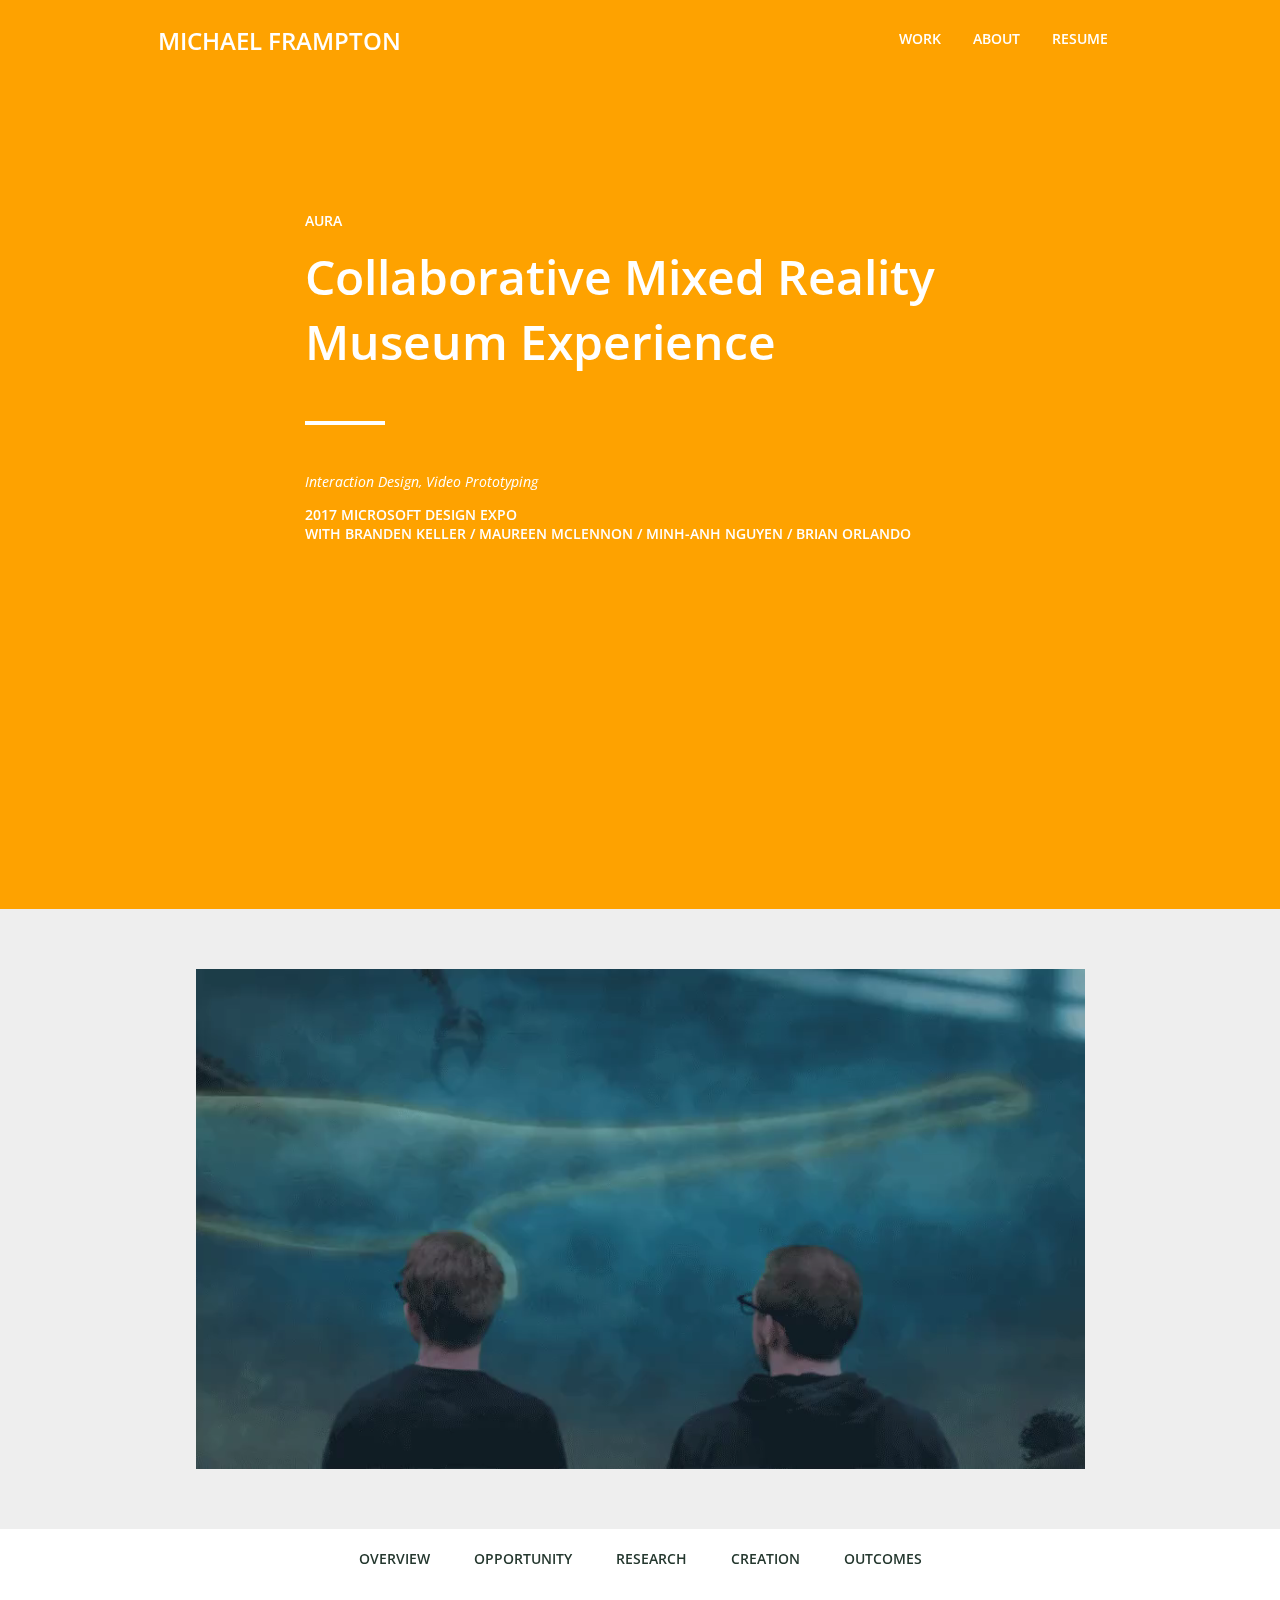
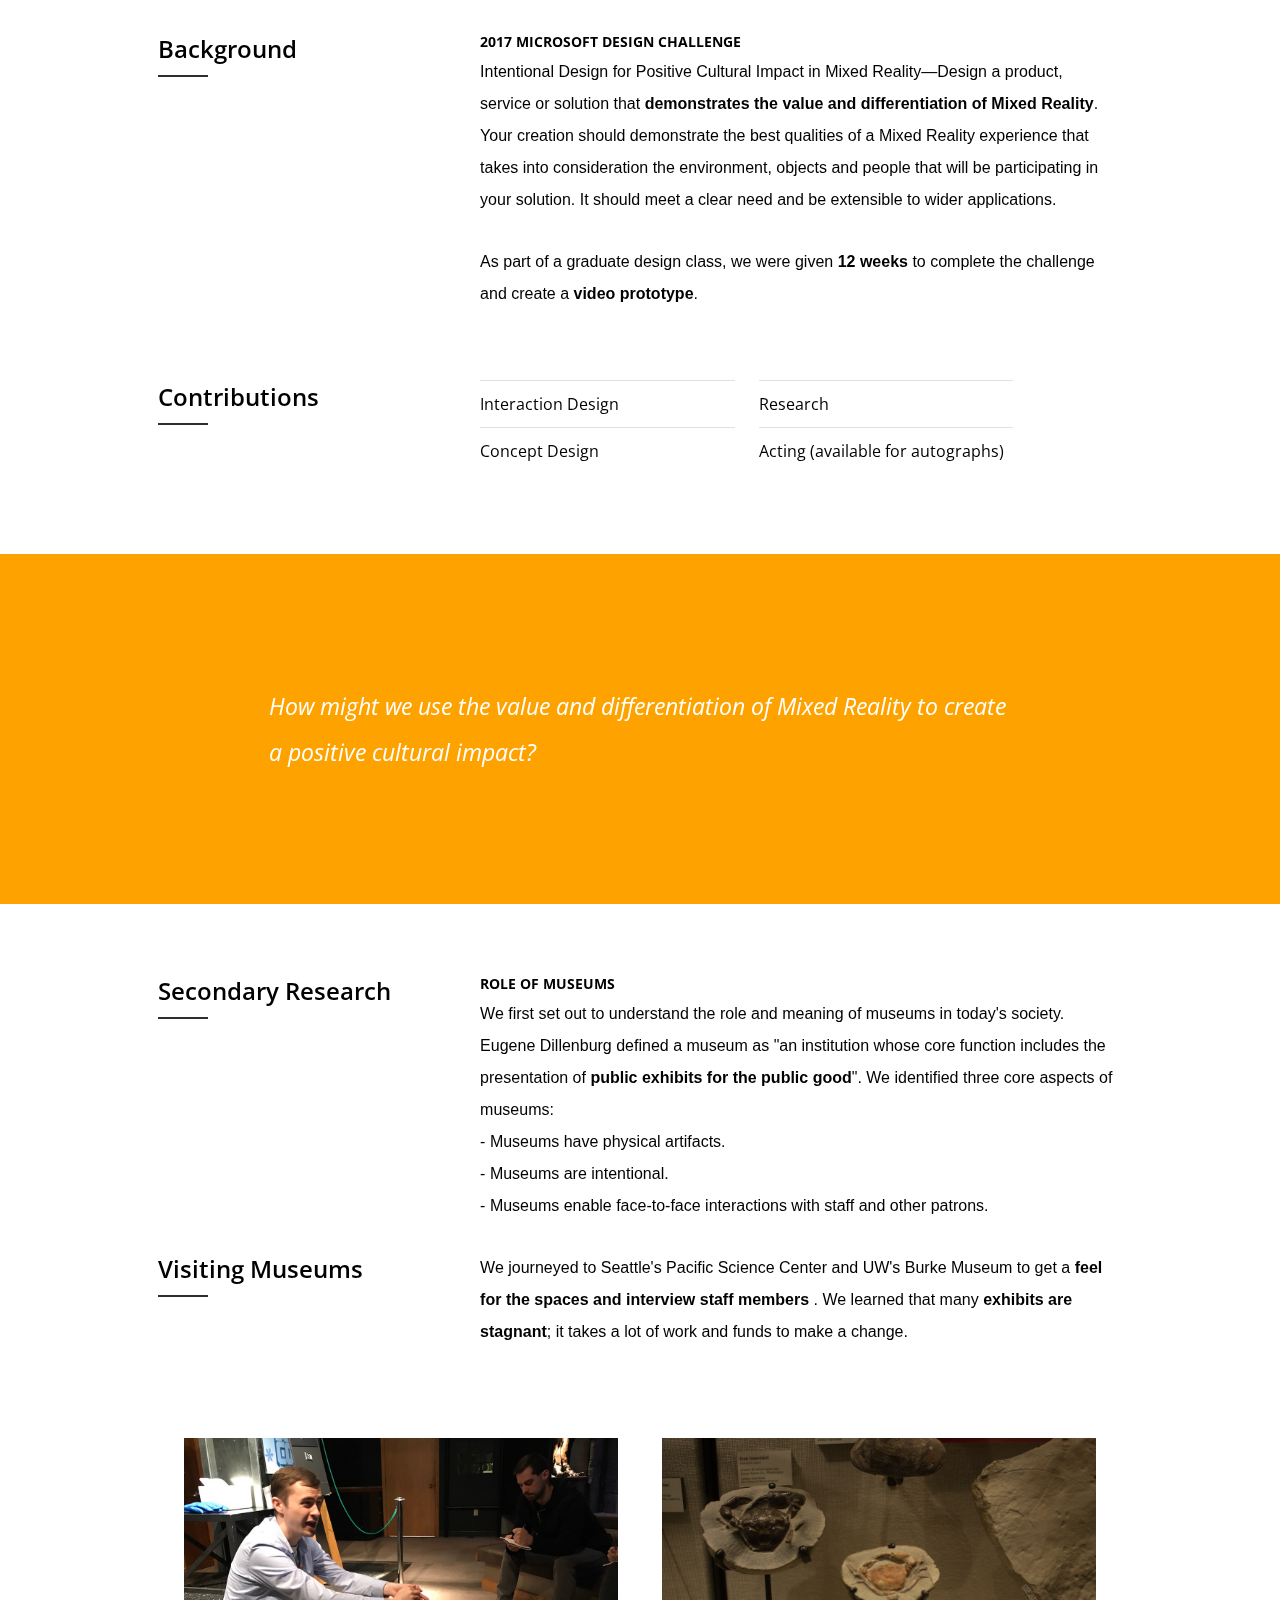
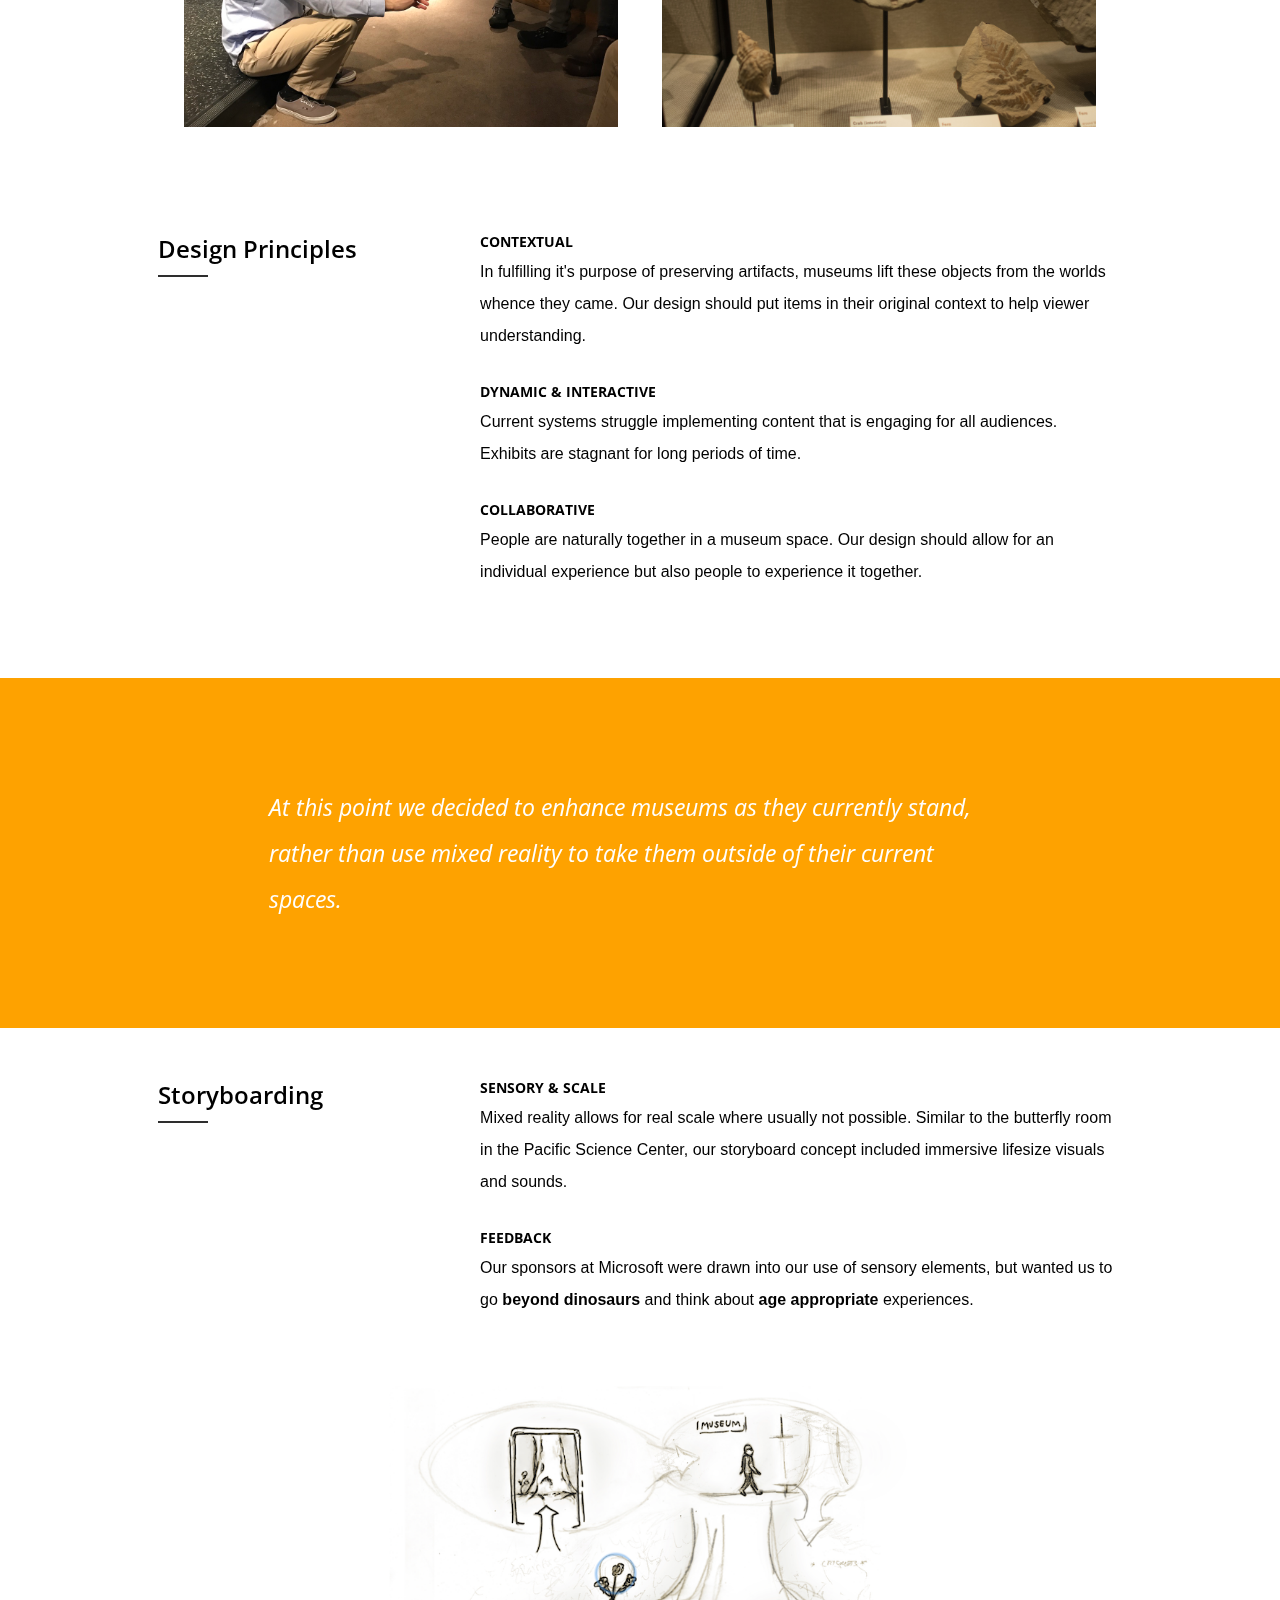
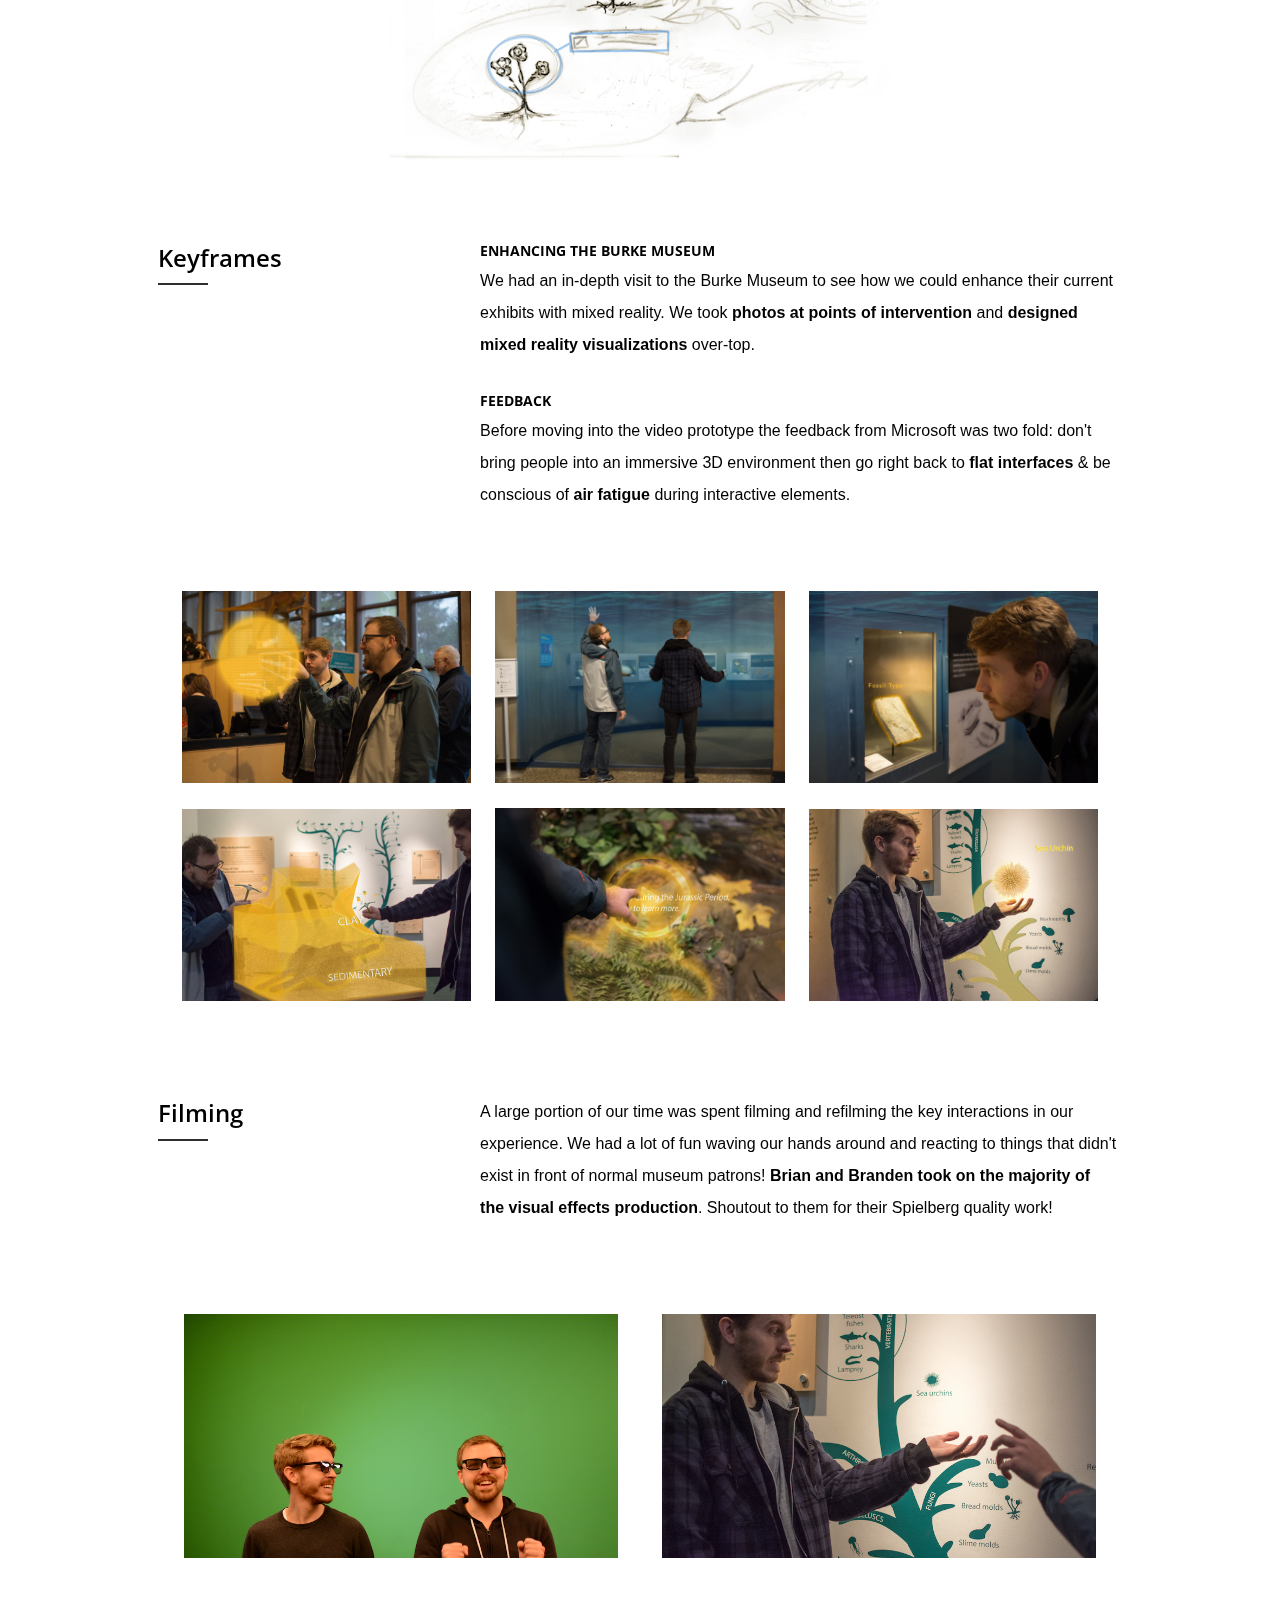
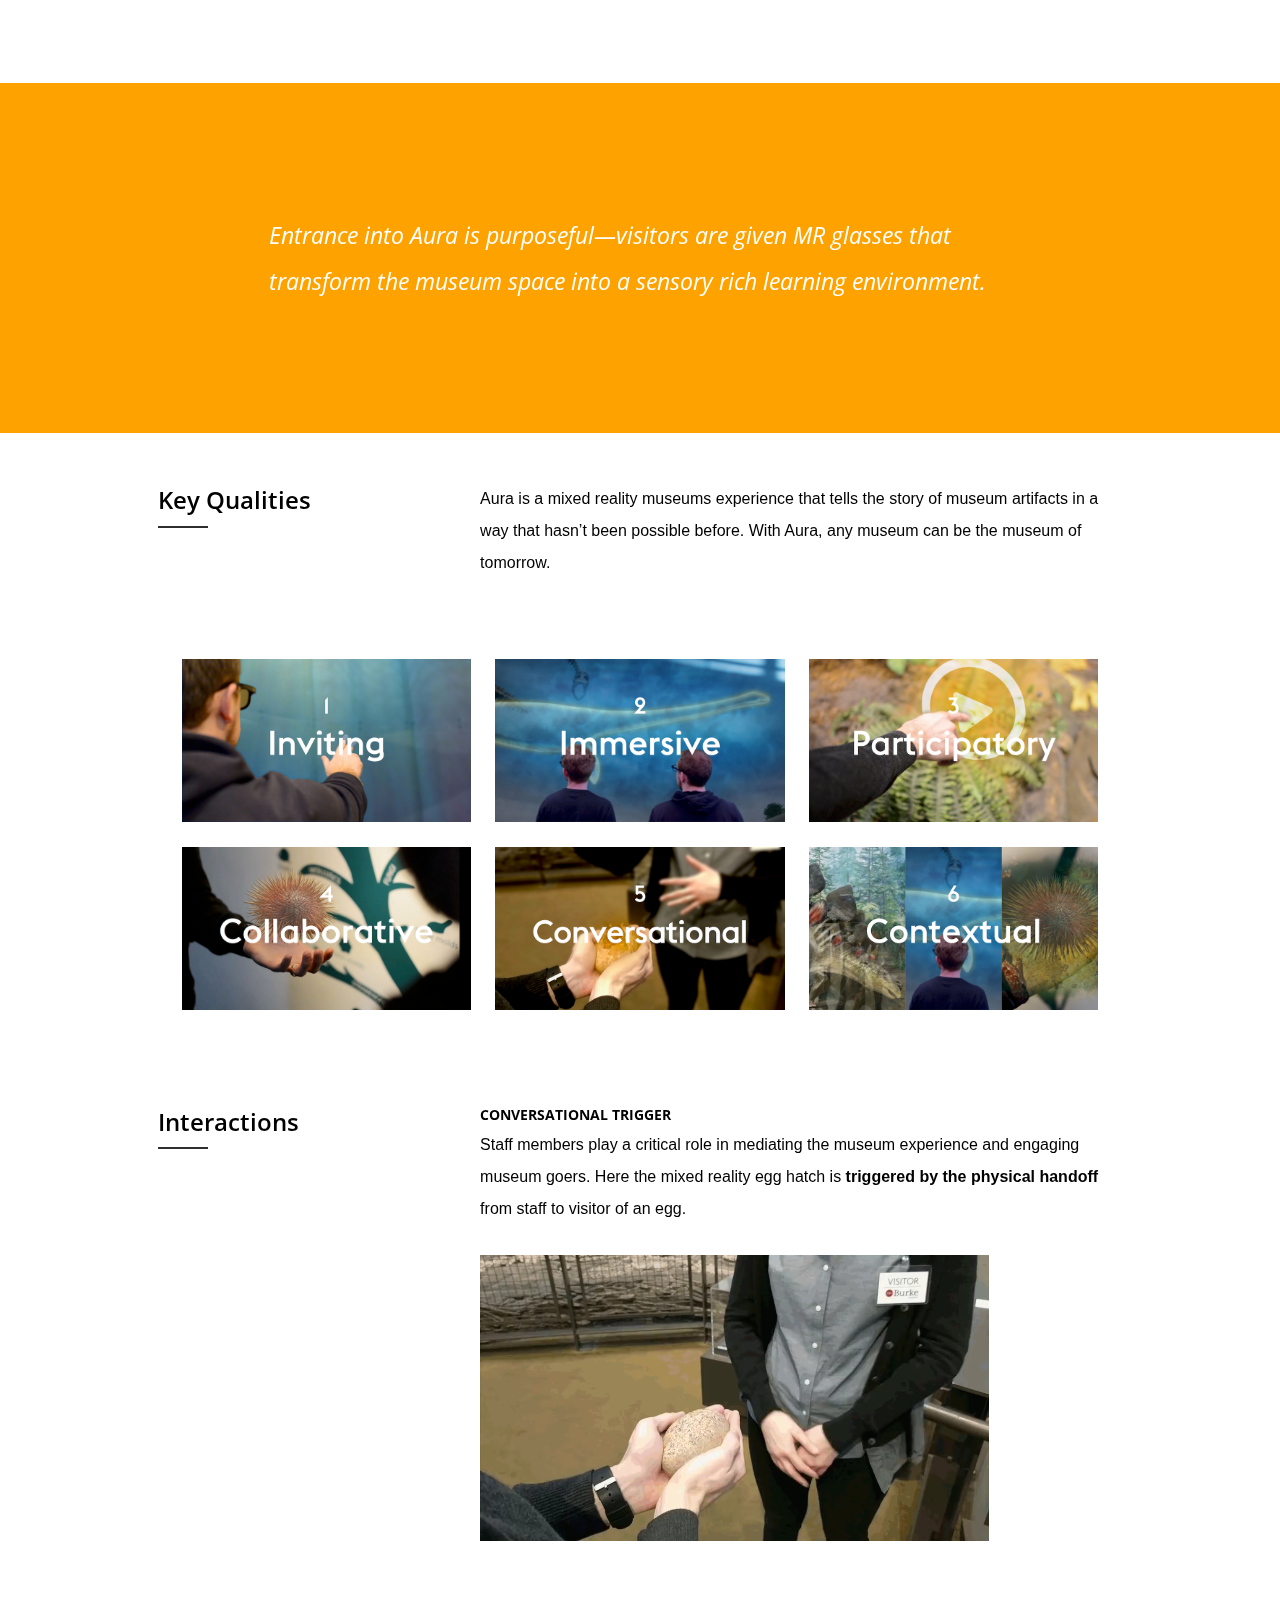
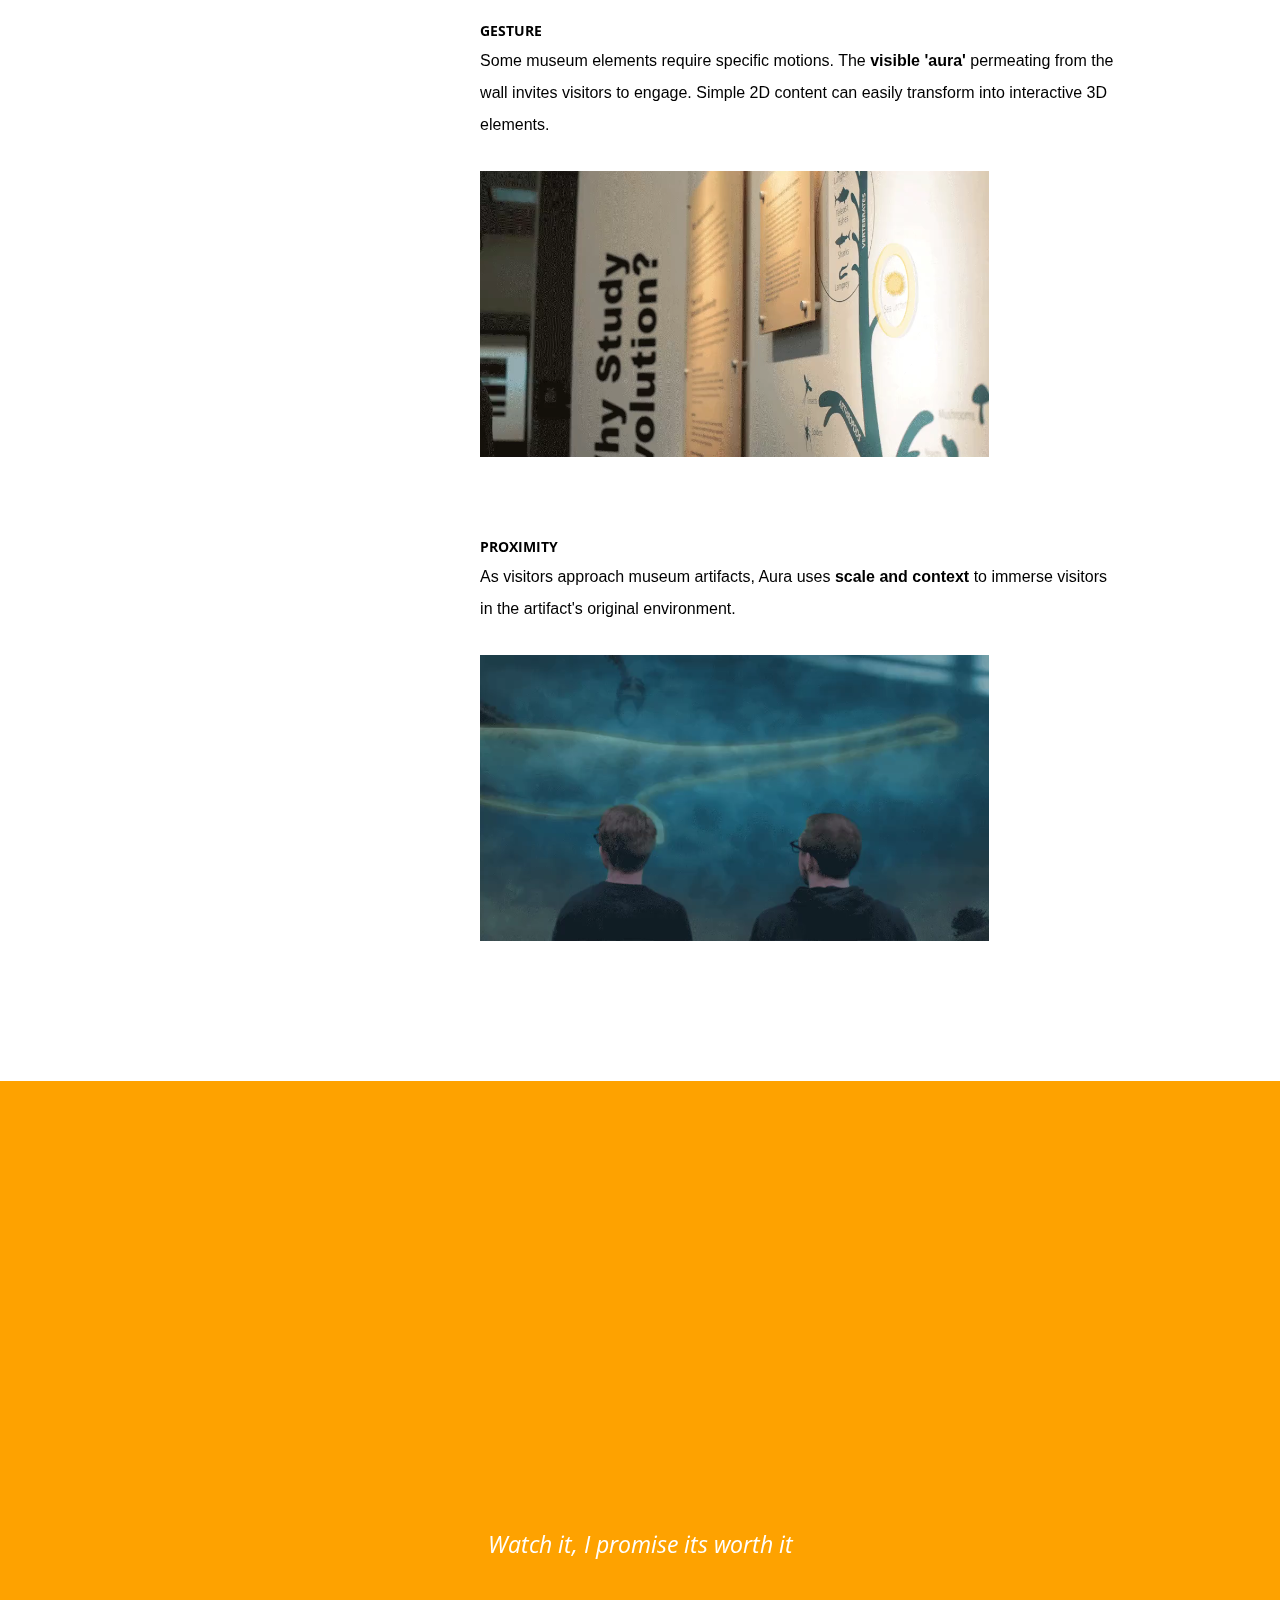
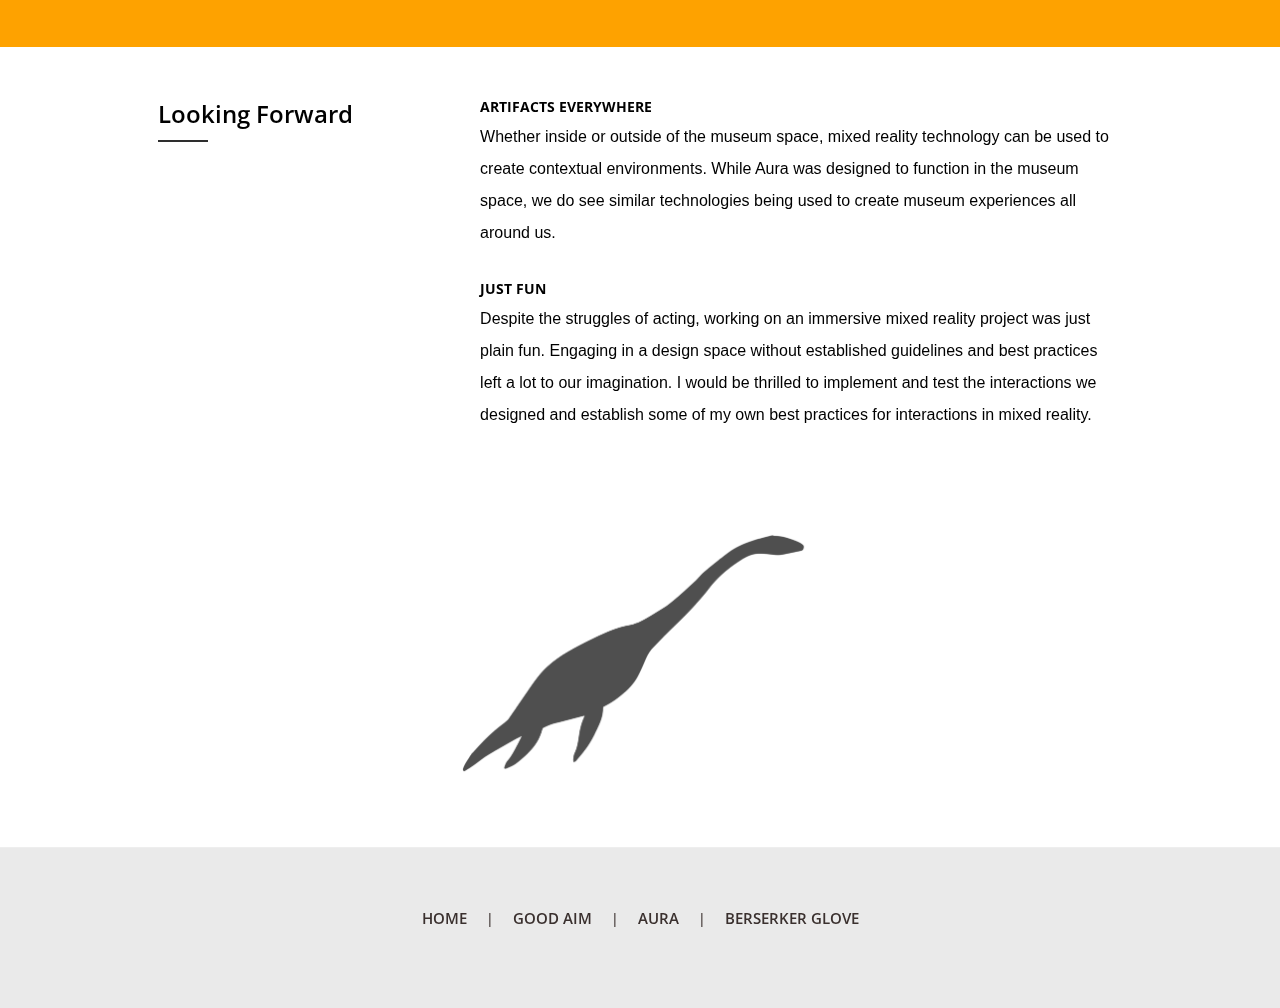
<file: aura.html>
<html>
<head>
	<title> UX portfolio michael frampton</title>
	<meta charset="UTF-8">
	<!-- Magic line for mobile -->
	<meta name="viewport" content="width=device-width, initial-scale=1, maximum-scale=1">
	<link rel="stylesheet" type="text/css" href="scss/main.css">
	<script src="https://ajax.googleapis.com/ajax/libs/jquery/3.2.0/jquery.min.js"></script>
	<script type="text/javascript" src="js/main.js"></script>
	<link href="https://fonts.googleapis.com/css?family=Lato:300,400,400i,700,900|Open+Sans:300,300i,400,400i,600,700|Open+Sans+Condensed:300,300i,700" rel="stylesheet">
</head>

<body class='aura'>
	<div class="project-page">	
		<nav id="NavBar" class="nav-down aura">
			<div class="container">
				<div id="CornerLogo">
					<h1>
						<a href="index.html"> Michael Frampton</a>
					</h1>
				</div>
				
				<ul>
					<li>
						<a href="index.html#Projects"> Work</a>
					</li>
					<li>
						<a href="index.html#About"> About</a>
					</li>
					<li>
						<a href="/resume.html"> Resume</a>
					</li>
				</ul>
			</div>			
		</nav>
		<div class="project-landing-section aura">
			<div class="wrap">
				<div class="project-intro-container">
					<p class="intro-title"> Aura </p>
					<p class="intro-description-big">Collaborative Mixed Reality Museum Experience </p>
					<hr class="clearfix">
					<p class="intro-roles">Interaction Design, Video Prototyping</p>
					<p class="intro-last"> 2017 Microsoft Design Expo <br> WITH Branden Keller / Maureen Mclennon / Minh-anh Nguyen / Brian Orlando </p>
				</div>
			</div>
		</div>
		<div class="video-container">
			<video class="" loop autoplay muted>
			  <source src="images/nessy.mp4" type="video/mp4">
			  Your browser does not support the video tag.
			</video>
		</div>


	<div class="project-page">
		<div class="sub-nav-wrapper">
			<div id="SubNav" class="sub-nav">
				<ul>
					<li class="aura">
						<a href="#overview"> Overview</a>
					</li>
					<li class="aura">
						<a href="#opportunity"> Opportunity</a>
					</li>
					<li class="aura">
						<a href="#investigation"> Research</a>
					</li>
					<li class="aura">
						<a href="#creation"> Creation</a>
					</li>
					<li class="aura">
						<a href="#outcomes"> Outcomes</a>
					</li>
				</ul>
			</div>
		</div>
<!-- 		<div class="logo-section">
			<div class="img-container">
				<img src="images/monster_slip.svg">
			</div>
		</div> -->

		<div id="sections">
		    <div id="overview" class="section">
		    	<div class="wrap">
					<div class="col-container">
				        <div class="one-third-col"> 
				        	<p class="title"> Background </p>
				        	<hr class="title-line"> 
				        </div>
				        <div class="two-third-col"> 
				        	<p class="sub-title"> 2017 Microsoft Design Challenge </p>
				        	<p class="description"> Intentional Design for Positive Cultural Impact in Mixed Reality—Design a product, service or solution that <span class="bolder">demonstrates the value and differentiation of Mixed Reality</span>. Your creation should demonstrate the best qualities of a Mixed Reality experience that takes into consideration the environment, objects and people that will be participating in your solution. It should meet a clear need and be extensible to wider applications.</p>

				        	<p class="description"> As part of a graduate design class, we were given <span class="bolder">12 weeks </span> to complete the challenge and create a <span class="bolder">video prototype</span>.</p>
				        </div>
				    </div>
			        <div class="col-container">
				        <div class="one-third-col"> 
				        	<p class="title"> Contributions </p>
				        	<hr class="title-line"> 
				        </div>
				        <div class="two-third-col"> 
				        	<div class="half-col"> Interaction Design </div>
				        	<div class="half-col"> Research </div>
				        	<div class="half-col"> Concept Design </div>
				        	<div class="half-col"> Acting (available for autographs) </div>
				        	<table> </table>
				        </div>
				    </div>
			    </div>
		    </div>
		    <div id="opportunity" class="section">
		    	<div class="fullscreen aura">
		        	<div class="statement aura wrap">
		        		How might we use the value and differentiation of Mixed Reality to create a positive cultural impact? 
		        	</div>
		        </div>
		    </div>

		    <div id="investigation" class="section">
				<div class="wrap">
					<div class="col-container">
				        <div class="one-third-col"> 
				        	<p class="title"> Secondary Research </p>
				        	<hr class="title-line"> 
				        </div>
				        <div class="two-third-col"> 
				        	<p class="sub-title"> Role of Museums </p>
				        	<p class="description"> We first set out to understand the role and meaning of museums in today's society. Eugene Dillenburg defined a museum as "an institution whose core function includes the presentation of <span class="bolder">public exhibits for the public good</span>". We identified three core aspects of museums: <br>
				        		- Museums have physical artifacts. <br>
				        		- Museums are intentional.<br>
								- Museums enable face-to-face interactions with staff and other patrons.
								</p>
				        </div>
				        <div class="one-third-col"> 
				        	<p class="title"> Visiting Museums </p>
				        	<hr class="title-line"> 
				        </div>
				        <div class="two-third-col"> 
				        	<!-- <p class="sub-title"> Inspirational Characters </p> -->
				        	<p class="description"> We journeyed to Seattle's Pacific Science Center and UW's Burke Museum to get a <span class="bolder">feel for the spaces and interview staff members </span>. We learned that many <span class="bolder">exhibits are stagnant</span>; it takes a lot of work and funds to make a change. </p>
				        </div>
				    </div>
				    <!--  2 images - one of the worker adn one of a stagnant museum artifact -->
				    
				    <div class="img-container two">
					    <img src="images/museum_staff_chat.jpg">
					    <img src="images/fossils.jpg">
				    </div>
				    <div class="col-container">
				        <div class="one-third-col"> 
				        	<p class="title"> Design Principles </p>
				        	<hr class="title-line"> 
				        </div>
				        <div class="two-third-col"> 
				        	<p class="sub-title"> Contextual </p>
				        	<p class="description"> In fulfilling it's purpose of preserving artifacts, museums lift these objects from the worlds whence they came. Our design should put items in their original context to help viewer understanding. </p>
				        	<p class="sub-title"> Dynamic & Interactive </p>
				        	<p class="description"> Current systems struggle implementing content that is engaging for all audiences. Exhibits are stagnant for long periods of time.</p>
				        	<p class="sub-title"> Collaborative </p>
				        	<p class="description"> People are naturally together in a museum space. Our design should allow for an individual experience but also people to experience it together.   </p>
				        </div>

				    </div>
			    </div>
			    <div class="fullscreen aura">
		        	<div class="statement aura wrap">
		        		At this point we decided to enhance museums as they currently stand, rather than use mixed reality to take them outside of their current spaces.
		        	</div>
		        </div>
		        <!-- Put our design principles here, did Brian make those after the fact? -->
		    </div>
		    <div id="creation" class="section">
				<div class="wrap">
			        <div class="col-container">
				        <div class="one-third-col"> 
				        	<p class="title"> Storyboarding </p>
				        	<hr class="title-line"> 
				        </div>
				        <div class="two-third-col"> 
				        	<p class="sub-title"> Sensory & Scale </p>
				        	<p class="description"> 
				        		Mixed reality allows for real scale where usually not possible. Similar to the butterfly room in the Pacific Science Center, our storyboard concept included immersive lifesize visuals and sounds.
				        	</p>
				        	<p class="sub-title"> Feedback </p>
				        	<p class="description"> 
				        		Our sponsors at Microsoft were drawn into our use of sensory elements, but wanted us to go <span class="bolder">beyond dinosaurs </span>and think about <span class="bolder">age appropriate</span> experiences.
				        	</p>
				        </div>
				    </div>
				   	<div class="img-container one">
					    <img class="story" src="images/s1.png">
					    <img class="story" src="images/s2.png">
					    <img class="story" src="images/s3.png">
					    <img class="story" src="images/s4.png">
				    </div>
				     <div class="col-container">
				        <div class="one-third-col"> 
				        	<p class="title"> Keyframes </p>
				        	<hr class="title-line"> 
				        </div>
				        <div class="two-third-col"> 
				        	<p class="sub-title"> Enhancing the Burke Museum </p>
				        	<p class="description"> We had an in-depth visit to the Burke Museum to see how we could enhance their current exhibits with mixed reality. We took<span class="bolder"> photos at points of intervention </span>and <span class="bolder">designed mixed reality visualizations</span> over-top.
				        	</p>
				        	<p class="sub-title">Feedback</p>
				        	<p class="description"> Before moving into the video prototype the feedback from Microsoft was two fold: don't bring people into an immersive 3D environment then go right back to <span class="bolder">flat interfaces</span> & be conscious of <span class="bolder">air fatigue</span> during interactive elements.
				        	</p>
				        </div>
				    </div>   

				   	<div class="img-container three">
					    <img class="keyframes" src="images/menu.jpg">
					    <img class="keyframes" src="images/wall.jpg">
					    <img class="keyframes" src="images/gaze.jpg">					    
					    <img class="keyframes" src="images/mine.png">
					    <img class="keyframes" src="images/click.jpg">
					    <img class="keyframes" src="images/urchin_original.png">
				    </div>

				    
				    <div class="col-container">
				        <div class="one-third-col"> 
				        	<p class="title"> Filming </p>
				        	<hr class="title-line"> 
				        </div>
				        <div class="two-third-col"> 
				        	<p class="description">
				        		A large portion of our time was spent filming and refilming the key interactions in our experience. We had a lot of fun waving our hands around and reacting to things that didn't exist in front of normal museum patrons! <span class="bolder">Brian and Branden took on the majority of the visual effects production</span>. Shoutout to them for their Spielberg quality work!
				        	</p>
				        </div>
				    </div>
				     <div class="img-container two">
						    <img class="" src="images/green_screen.png">
						    <img class="" src="images/urchin_process.jpg">
					    </div>
				</div>
		        <div class="fullscreen aura">
		        	<div class="statement  wrap">
		        		Entrance into Aura is purposeful—visitors are given MR glasses that transform the museum space into a sensory rich learning environment.
		        	</div>
		        </div>
		    </div>
		    <div id="outcomes" class="section">

		    	<div class="wrap">
					<div class="col-container">
				        <div class="one-third-col"> 
				        	<p class="title"> Key Qualities </p>
				        	<hr class="title-line"> 
				        </div>
				        <div class="two-third-col"> 

				        	<!-- <p class="sub-title"> Make 3 image for features</p> -->
				        	<p class="description"> 
				        		Aura is a mixed reality museums experience that tells the story of museum artifacts in a way that hasn’t been possible before. With Aura, any museum can be the museum of tomorrow. 

				        	</p>
				        </div>				        
				    </div>	 
				    <div class="img-container three">
					    <img class="" src="images/a1.png">
					    <img class="" src="images/a2.png">
					    <img class="" src="images/a3.png">					    
					    <img class="" src="images/a4.png">
					    <img class="" src="images/a5.png">
					    <img class="" src="images/a6.png">
				    </div>
			    </div>
			    
		        <div class="wrap">
			        <div class="col-container">
				        <div class="one-third-col"> 
				        	<p class="title"> Interactions </p>
				        	<hr class="title-line"> 
				        </div>
				        <div class="two-third-col"> 
				        	<p class="sub-title"> Conversational Trigger </p>
				        	<p class="description">
				        		Staff members play a critical role in mediating the museum experience and engaging museum goers. Here the mixed reality egg hatch is <span class="bolder">triggered by the physical handoff </span>from staff to visitor of an egg.
				        	</p>
				        	<video class="" loop autoplay muted>
							  <source src="images/egg.mp4" type="video/mp4">
							  Your browser does not support the video tag.
							</video>
				        	<p class="sub-title"> Gesture </p>
				        	<p class="description"> Some museum elements require specific motions. The <span class="bolder">visible 'aura'</span> permeating from the wall invites visitors to engage. Simple 2D content can easily transform into interactive 3D elements.</p>
				        	<video class="" loop autoplay muted>
							  <source src="images/urchin_grab.mp4" type="video/mp4">
							  Your browser does not support the video tag.
							</video>
				        	<p class="sub-title"> Proximity </p>
				        	<p class="description"> As visitors approach museum artifacts, Aura uses <span class="bolder">scale and context</span> to immerse visitors in the artifact's original environment.  </p>
				        	<video class="" loop autoplay muted>
							  <source src="images/nessy.mp4" type="video/mp4">
							  Your browser does not support the video tag.
							</video>
				        </div>
				    </div>
				   
				</div>
				 <div class="fullscreen aura">
		        	<div class="wrap statement  xlarge">
		        		<!-- <img  class="full-width-img" src="images/hi_fi_good_aim.png"> -->
		        		<iframe src="https://player.vimeo.com/video/214447746" width="640" height="360" frameborder="0" webkitallowfullscreen mozallowfullscreen allowfullscreen></iframe>
		        		<div>  </div>
		        		<div>Watch it, I promise its worth it</div>
		        	</div>
		        </div>
		        <div class="wrap">
			        <div class="col-container">
				        <div class="one-third-col"> 
				        	<p class="title"> Looking Forward </p>
				        	<hr class="title-line"> 
				        </div>
				        <div class="two-third-col"> 
				        	<p class="sub-title"> Artifacts Everywhere</p>
				        	<p class="description">
								Whether inside or outside of the museum space, mixed reality technology can be used to create contextual environments. While Aura was designed to function in the museum space, we do see similar technologies being used to create museum experiences all around us.
				        	</p>
				        	<p class="sub-title"> Just Fun </p>
				        	<p class="description">
				        		Despite the struggles of acting, working on an immersive mixed reality project was just plain fun. Engaging in a design space without established guidelines and best practices left a lot to our imagination. I would be thrilled to implement and test the interactions we designed and establish some of my own best practices for interactions in mixed reality.
				        	</p>
				        		
				        	</p>
				        </div>
				    </div>
				</div>
		    </div>
		</div>
		<div class="logo-section bottom">
			<div class="img-container">
				<img id="BerserkerLogo" src="images/dino_logo.png">
			</div>
		</div>
	</div>

		<footer>
			<div class="footer-content">
				<div class="footer-contacts">
					<a href="index.html"> HOME </a>
					<span class="vertical_bar"> | </span>
					<a href="goodaim.html"> GOOD AIM </a>
					<span class="vertical_bar"> | </span>
					<a href="aura.html"> AURA </a>
					<span class="vertical_bar"> | </span>
					<a href="glove.html"> BERSERKER GLOVE </a>				
				</div>
			</div>	
		</footer>
	</div>
</body>

</html>
</file>
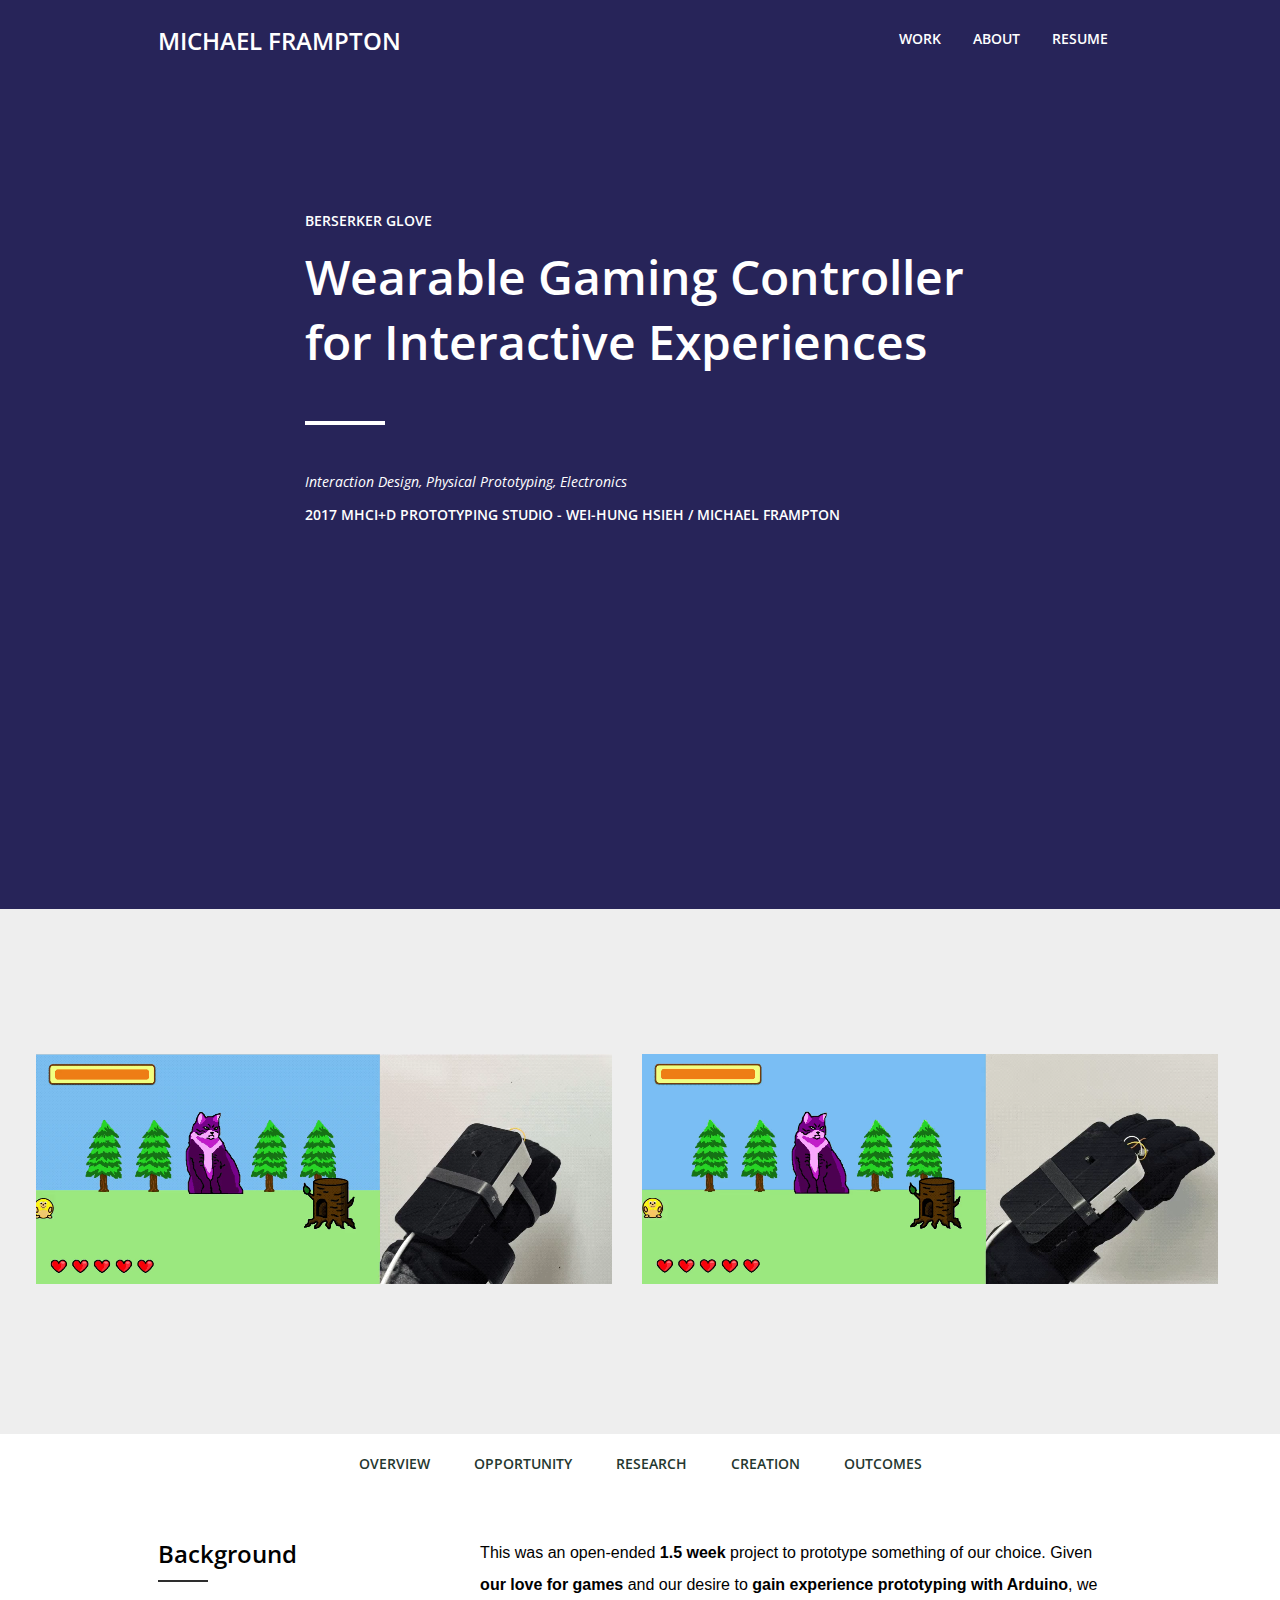
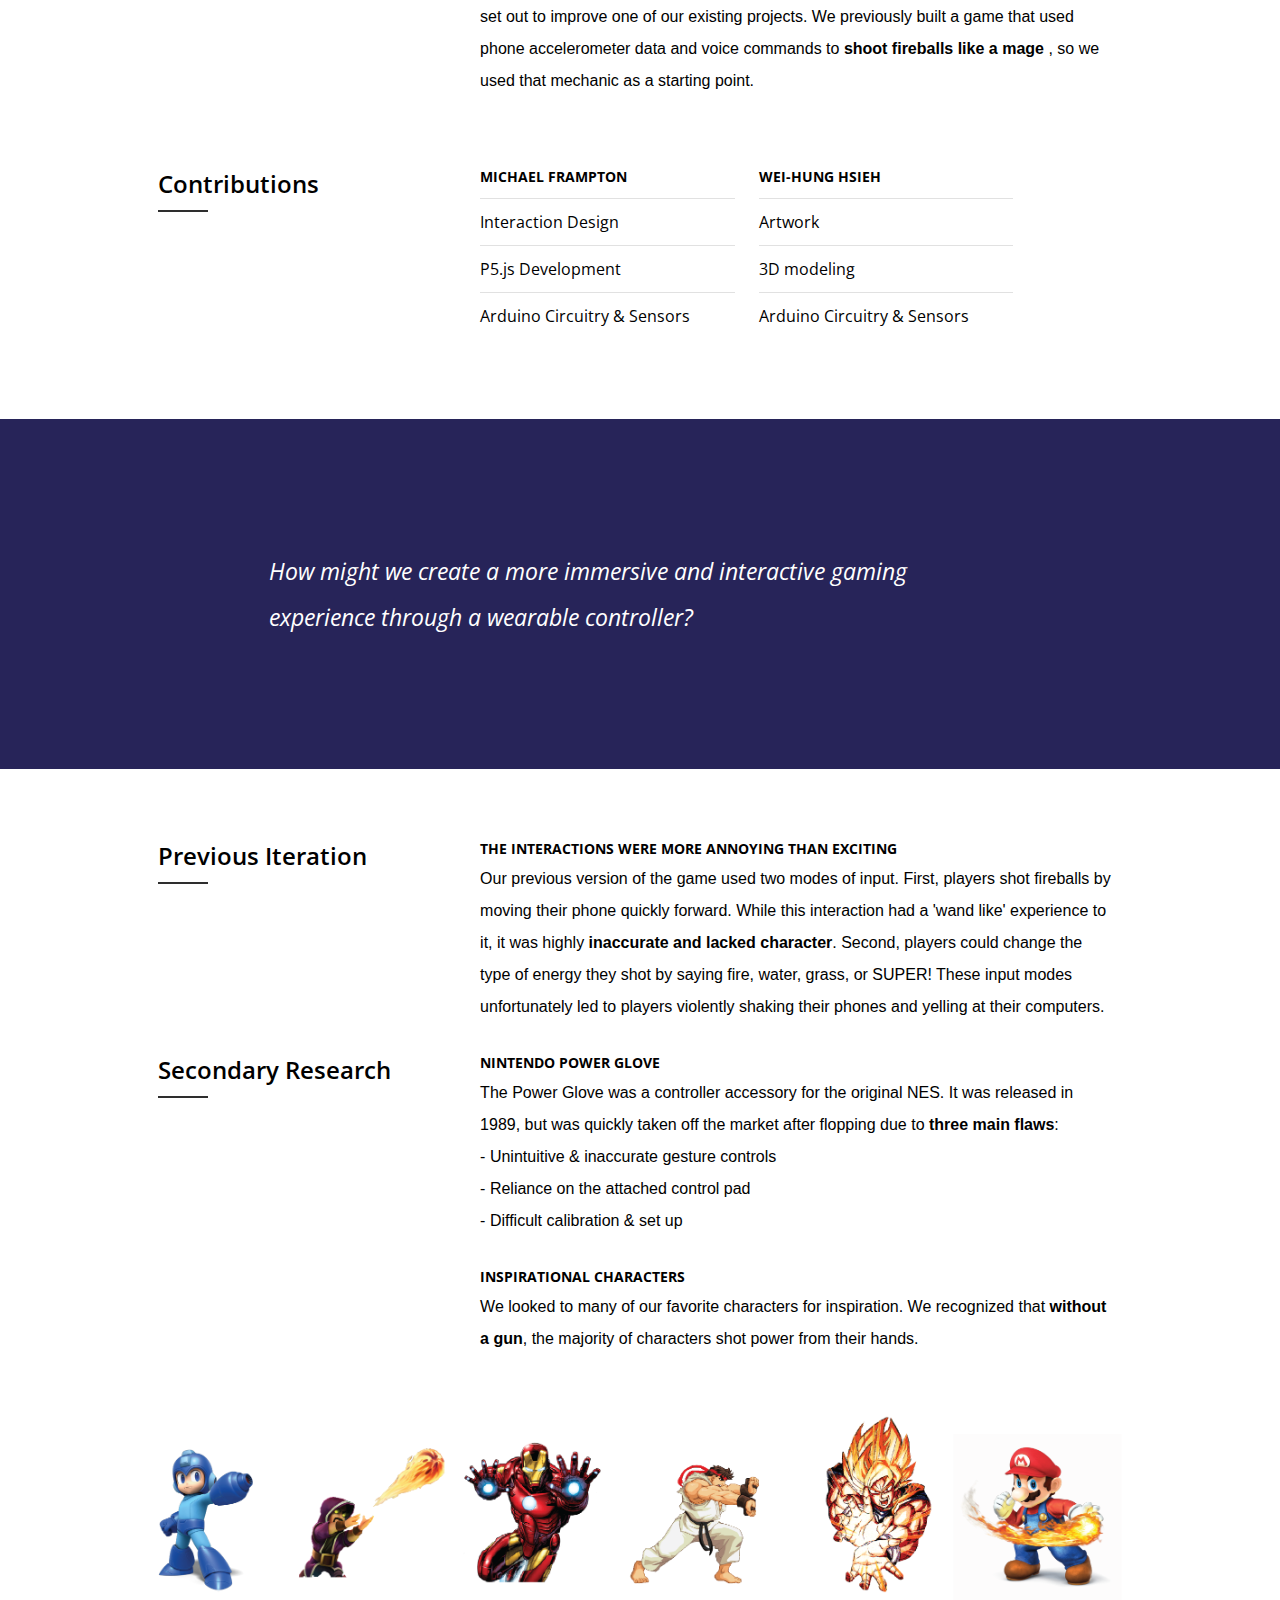
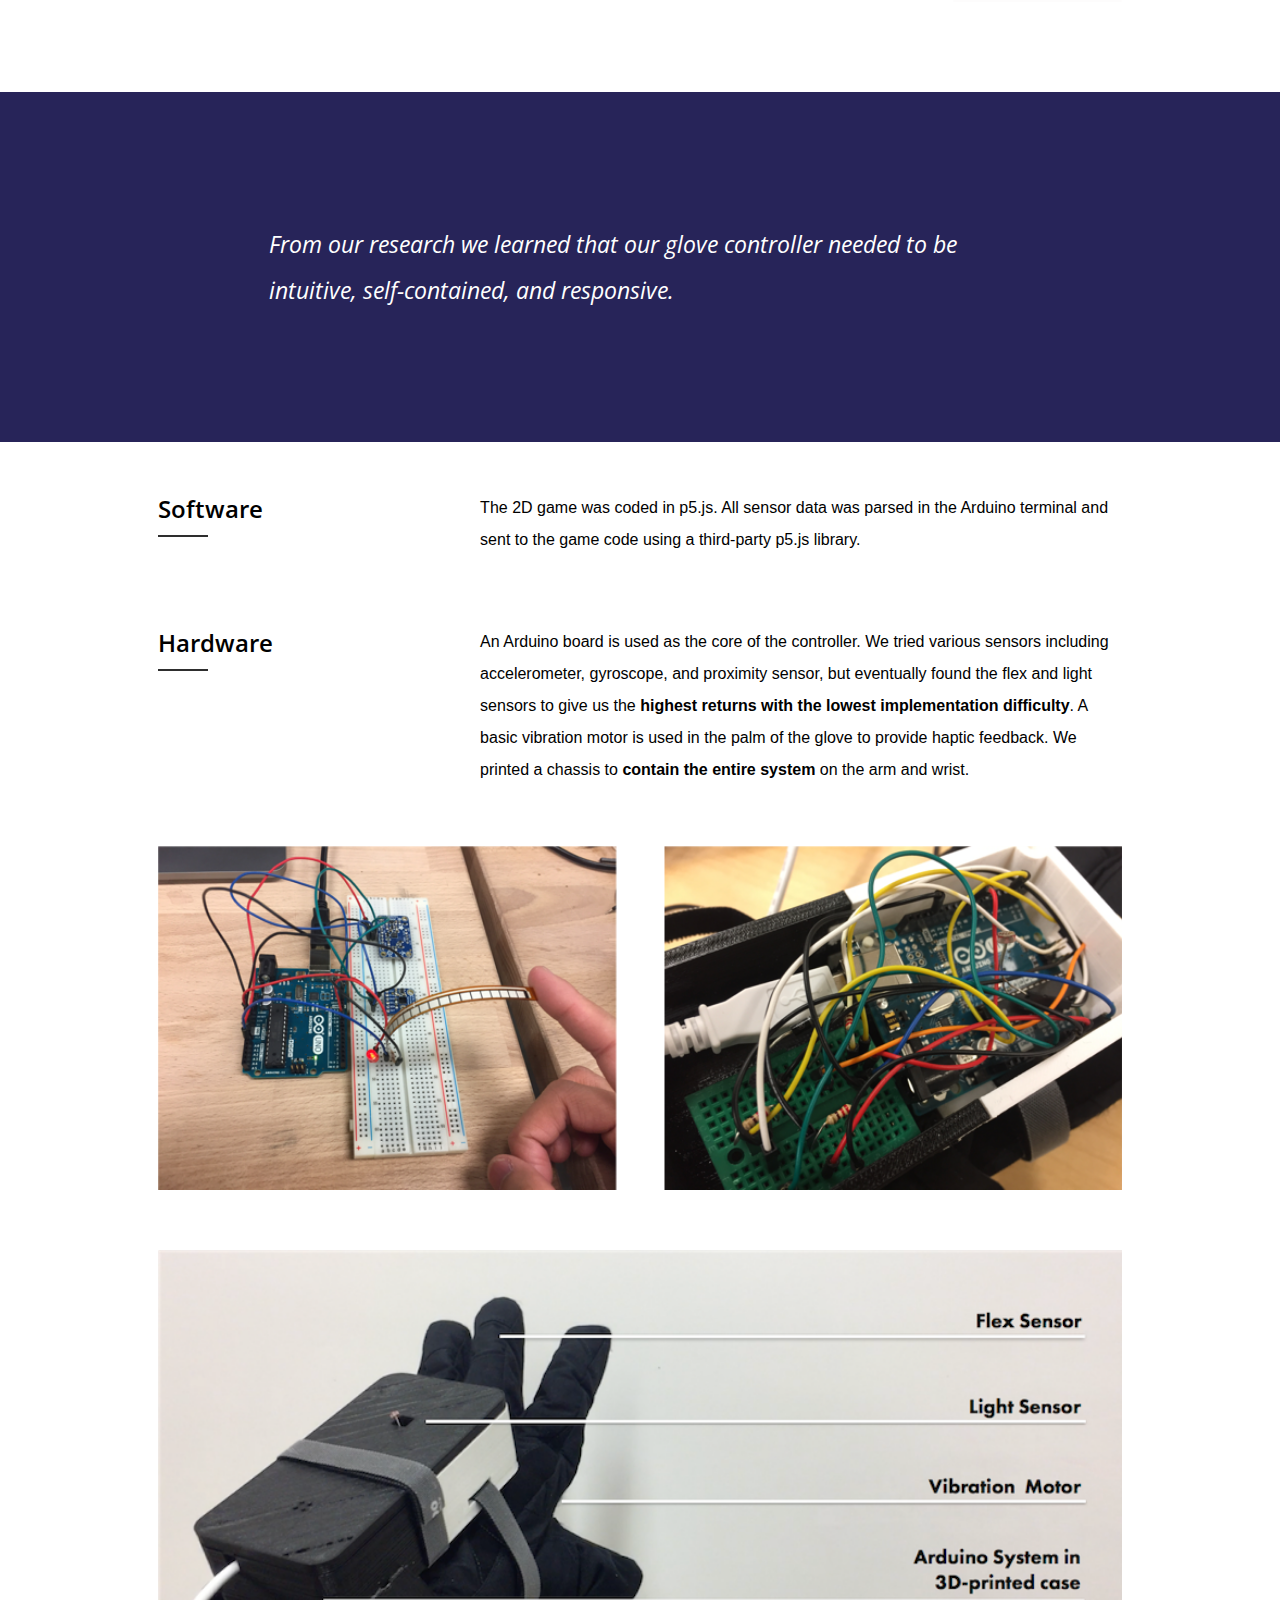
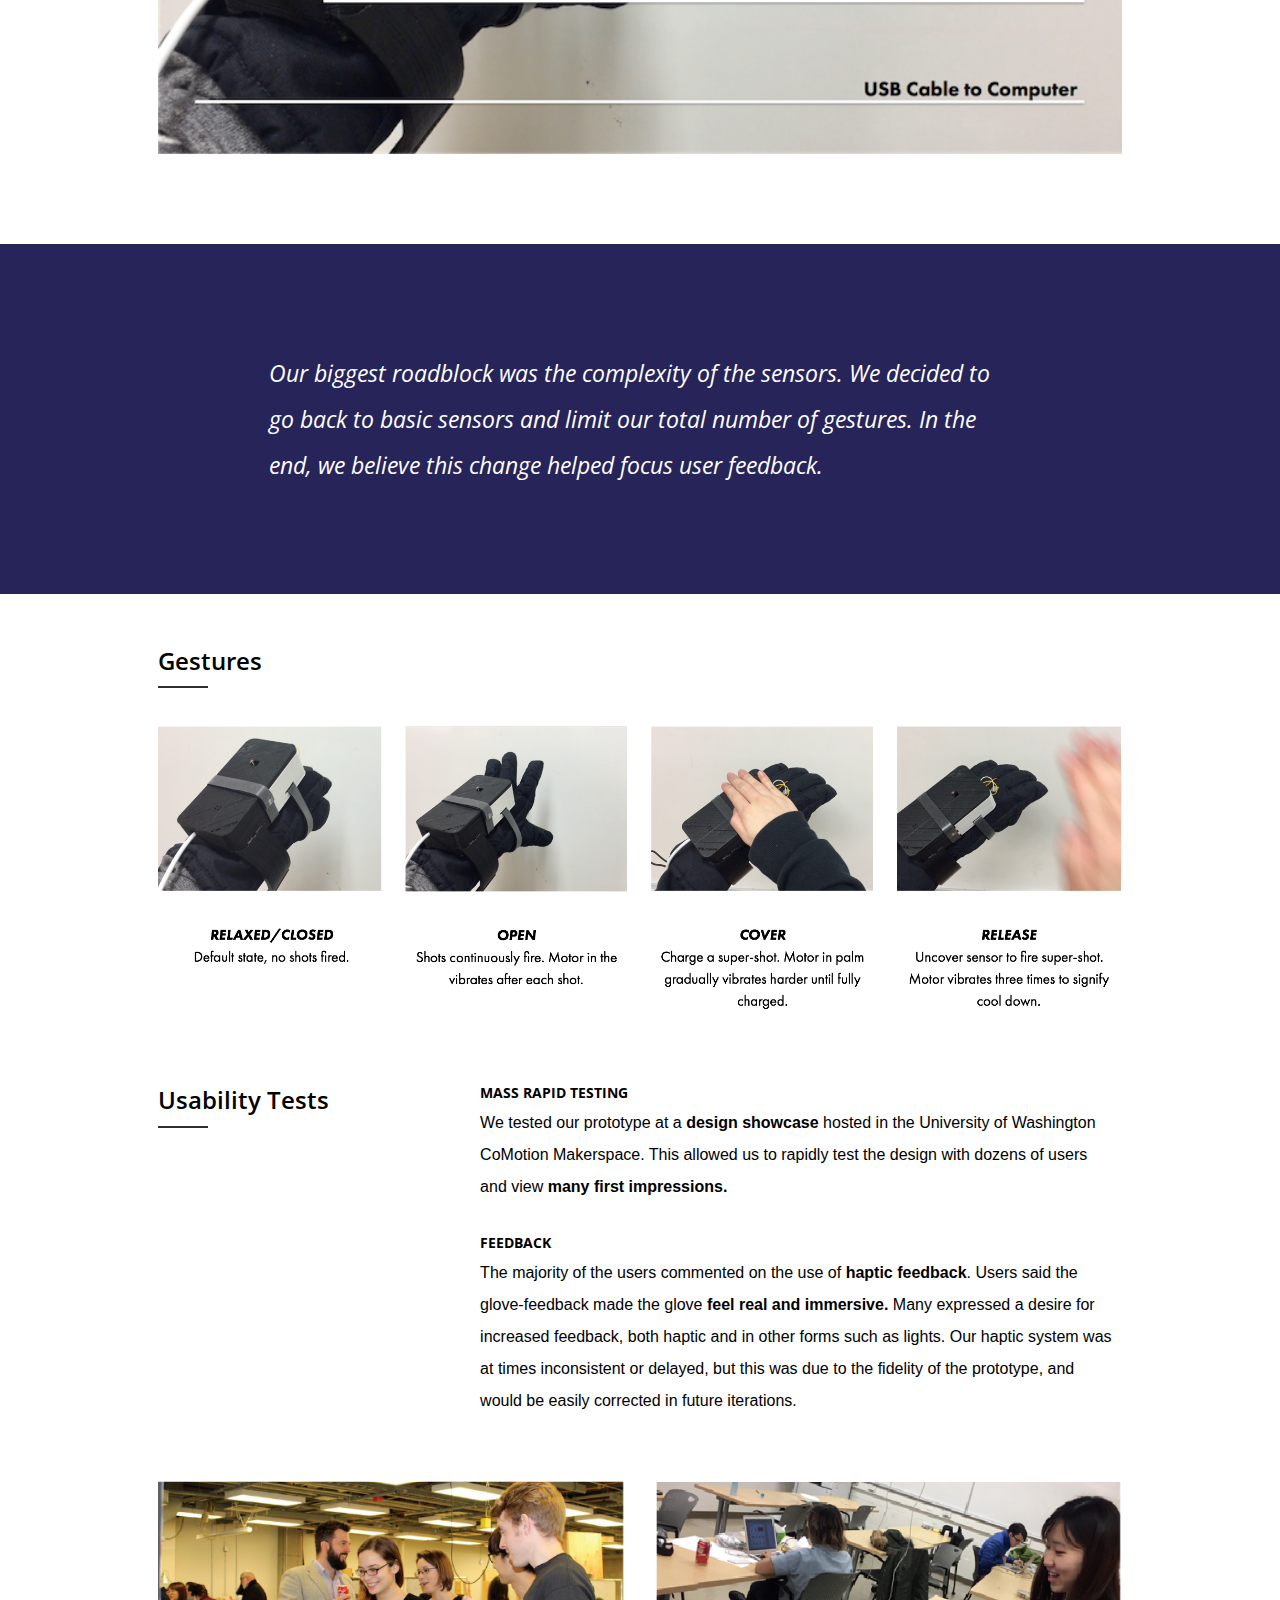
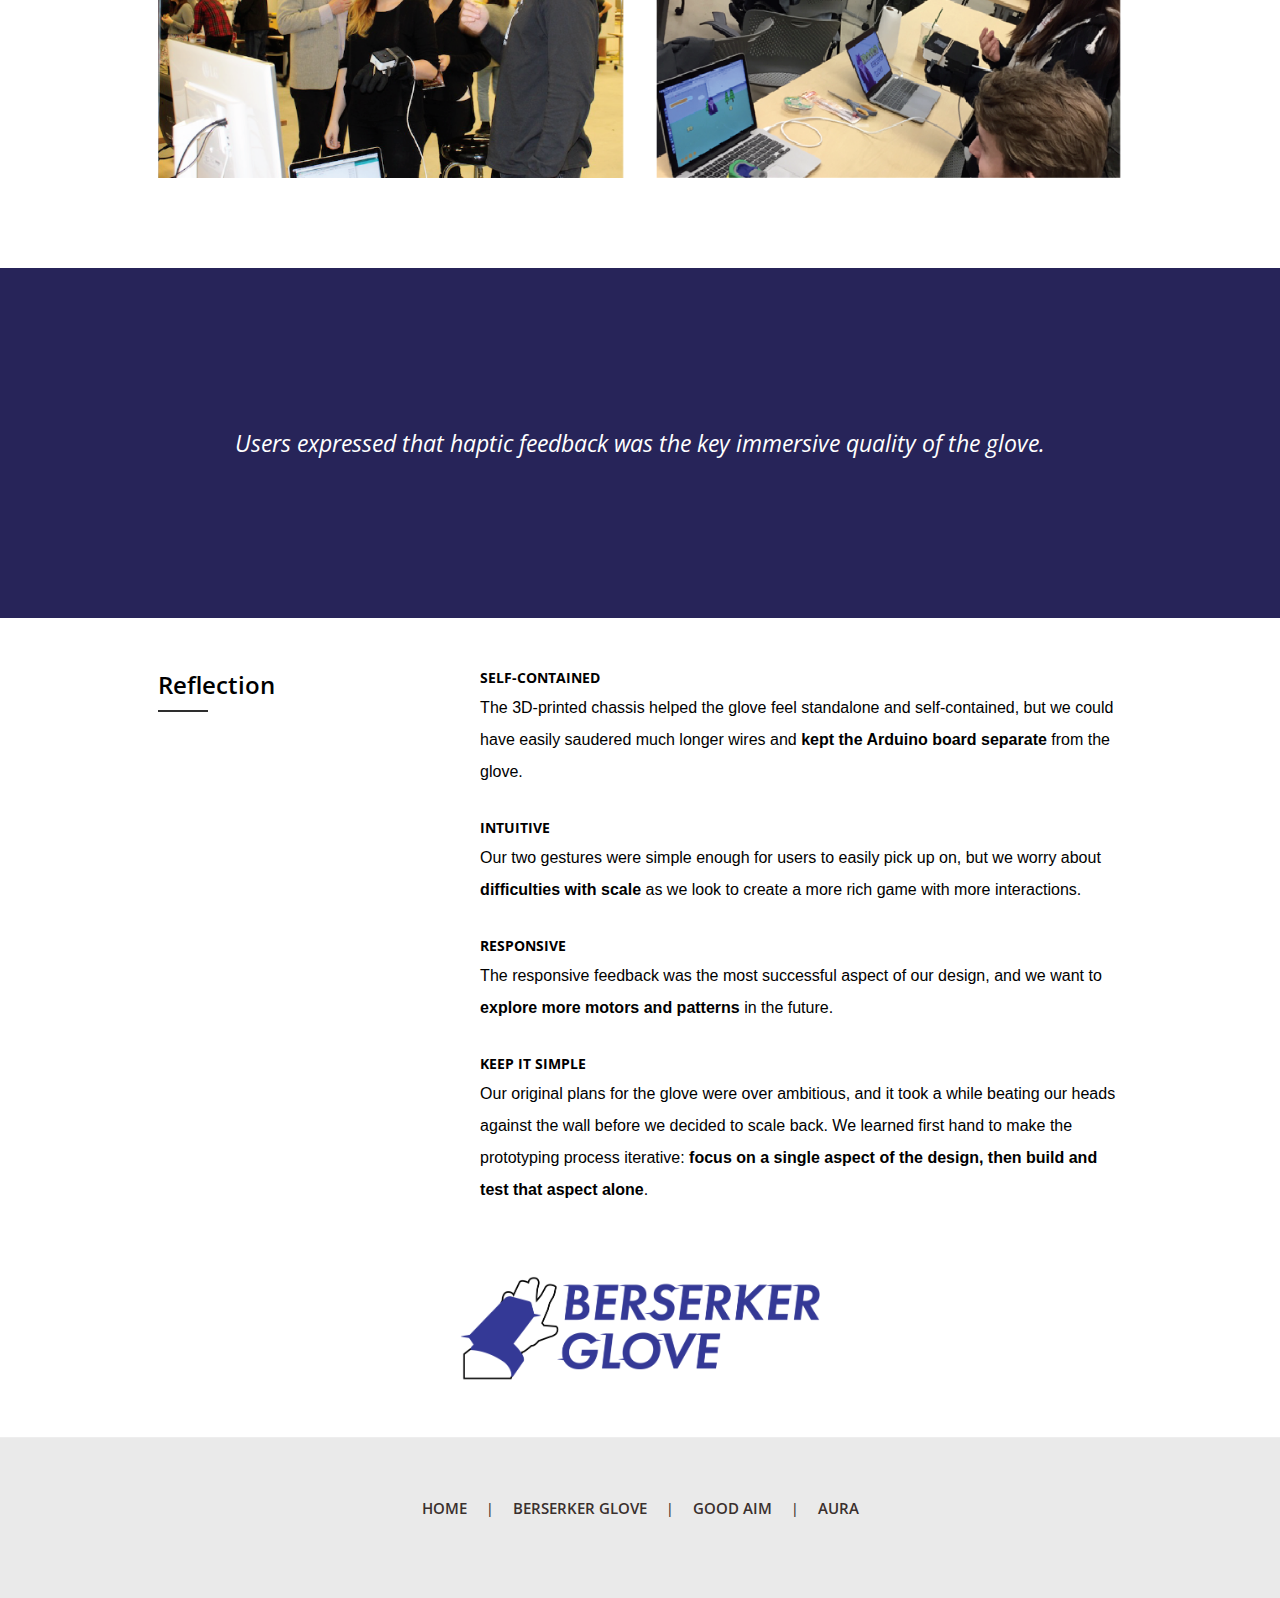
<file: glove.html>
<html>
<head>
	<title> UX portfolio michael frampton</title>
	<meta charset="UTF-8">
	<!-- Magic line for mobile -->
	<meta name="viewport" content="width=device-width, initial-scale=1, maximum-scale=1">
	<link rel="stylesheet" type="text/css" href="scss/main.css">
	<script src="https://ajax.googleapis.com/ajax/libs/jquery/3.2.0/jquery.min.js"></script>
	<script type="text/javascript" src="js/main.js"></script>
	<link href="https://fonts.googleapis.com/css?family=Lato:300,400,400i,700,900|Open+Sans:300,300i,400,400i,600,700|Open+Sans+Condensed:300,300i,700" rel="stylesheet">
</head>

<body class='glove'>
	<div class="project-page">	
		<nav id="NavBar" class="nav-down glove">
			<div class="container">
				<div id="CornerLogo">
					<h1>
						<a href="index.html"> Michael Frampton</a>
					</h1>
				</div>
				
				<ul>
					<li>
						<a href="index.html#Projects"> Work</a>
					</li>
					<li>
						<a href="index.html#About"> About</a>
					</li>
					<li>
						<a href="frampton_resume_2017.pdf"> Resume</a>
					</li>
				</ul>
			</div>			
		</nav>
		<div class="project-landing-section glove">
			<div class="wrap">
				<div class="project-intro-container">
					<p class="intro-title"> Berserker Glove </p>
					<p class="intro-description-big">Wearable Gaming Controller for Interactive Experiences </p>
					<hr class="clearfix">
					<p class="intro-roles">Interaction Design, Physical Prototyping, Electronics</p>
					<p class="intro-last"> 2017 MHCI+D Prototyping Studio - Wei-Hung Hsieh / Michael Frampton </p>

				</div>
			</div>
		</div>
				<!-- <img class="full-width-img" src="images/BerserkerBanner.jpg"> -->
		<div class="video-container">
			<video class="glove" loop autoplay muted>
			  <source src="images/BerserkerFeature1.mp4" type="video/mp4">
			  Your browser does not support the video tag.
			</video>
			<video class="glove" loop autoplay muted>
			  <source src="images/BerserkerFeature2.mp4" type="video/mp4">
			  Your browser does not support the video tag.
			</video>
		</div>

	<div class="project-page">
		<div class="sub-nav-wrapper">
			<div id="SubNav" class="sub-nav">
				<ul>
					<li class="glove">
						<a href="#overview"> Overview</a>
					</li>
					<li class="glove">
						<a href="#opportunity"> Opportunity</a>
					</li>
					<li class="glove">
						<a href="#investigation"> Research</a>
					</li>
					<li class="glove">
						<a href="#creation"> Creation</a>
					</li>
					<li class="glove">
						<a href="#outcomes"> Outcomes</a>
					</li>
				</ul>
			</div>
		</div>
<!-- 		<div class="logo-section">
			<div class="img-container">
				<img src="images/monster_slip.svg">
			</div>
		</div> -->

		<div id="sections">
		    <div id="overview" class="section">
		    	<div class="wrap">
					<div class="col-container">
				        <div class="one-third-col"> 
				        	<p class="title"> Background </p>
				        	<hr class="title-line"> 
				        </div>
				        <div class="two-third-col"> 
				        	<p class="description"> This was an open-ended <span class="bolder">1.5 week </span> project to prototype something of our choice. Given <span class="bolder"> our love for games </span> and our desire to <span class="bolder"> gain experience prototyping with Arduino</span>, we set out to improve one of our existing projects. We previously built a game that used phone accelerometer data and voice commands to <span class="bolder">shoot fireballs like a mage </span>, so we used that mechanic as a starting point. </p>
				        	<!-- We had previously built a simple game where you shoot fireballs at an enemy while avoidign shooting the friendly characters running by. -->
				        </div>
				    </div>
			        <div class="col-container">
				        <div class="one-third-col"> 
				        	<p class="title"> Contributions </p>
				        	<hr class="title-line"> 
				        </div>
				        <div class="two-third-col"> 
				        	<div class="half-col header"> Michael Frampton</div>
				        	<div class="half-col header"> Wei-Hung Hsieh </div>
				        	<div class="half-col"> Interaction Design  </div>
				        	<div class="half-col"> Artwork</div>
				        	<div class="half-col"> P5.js Development</div>
				        	<div class="half-col"> 3D modeling</div>
				        	<div class="half-col"> Arduino Circuitry & Sensors </div>
				        	<div class="half-col"> Arduino Circuitry & Sensors </div>
				        	<table> </table>
				        </div>
				    </div>
			    </div>
		    </div>
		    <div id="opportunity" class="section">
		    	<div class="fullscreen glove">
		        	<div class="statement glove wrap">
		        		How might we create a more immersive and interactive gaming experience through a wearable controller?
		        	</div>
		        </div>
		    </div>

		    <div id="investigation" class="section">
				<div class="wrap">
					<div class="col-container">
				        <div class="one-third-col"> 
				        	<p class="title"> Previous Iteration </p>
				        	<hr class="title-line"> 
				        </div>
				        <div class="two-third-col"> 
				        	<p class="sub-title"> The interactions were more annoying than exciting </p>
				        	<p class="description"> Our previous version of the game used two modes of input. First, players shot fireballs by moving their phone quickly forward. While this interaction had a 'wand like' experience to it, it was highly <span class="bolder"> inaccurate and lacked character</span>. Second, players could change the type of energy they shot by saying fire, water, grass, or SUPER! These input modes unfortunately led to players violently shaking their phones and yelling at their computers.
				        </div>
				        <div class="one-third-col"> 
				        	<p class="title"> Secondary Research </p>
				        	<hr class="title-line"> 
				        </div>
				        <div class="two-third-col"> 
				        	<p class="sub-title"> Nintendo Power Glove </p>
				        	<p class="description"> The Power Glove was a controller accessory for the original NES. It was released in 1989, but was quickly taken off the market after flopping due to <span class="bolder">three main flaws</span>: <br> 
				        		- Unintuitive & inaccurate gesture controls <br> 
				        		- Reliance on the attached control pad <br> 
				        		- Difficult calibration & set up</p>
				        	<p class="sub-title"> Inspirational Characters </p>
				        	<p class="description"> We looked to many of our favorite characters for inspiration. We recognized that <span class="bolder">without a gun</span>, the majority of characters shot power from their hands.
				        </div>
				    </div>
				    <img class="full-width-img" src="images/shooters_wide.png">
			    </div>
			    <div class="fullscreen glove">
		        	<div class="statement glove wrap">
		        		From our research we learned that our glove controller needed to be intuitive, self-contained, and responsive.
		        	</div>
		        </div>
		    </div>
		    <div id="creation" class="section">
				<div class="wrap">
			        <div class="col-container">
				        <div class="one-third-col"> 
				        	<p class="title"> Software </p>
				        	<hr class="title-line"> 
				        </div>
				        <div class="two-third-col"> 
				        	<p class="description"> The 2D game was coded in p5.js. All sensor data was parsed in the Arduino terminal and sent to the game code using a third-party p5.js library.
				        	</p>
				        	
							
				        </div>
				    </div>
				     <div class="col-container">
				        <div class="one-third-col"> 
				        	<p class="title"> Hardware </p>
				        	<hr class="title-line"> 
				        </div>
				        <div class="two-third-col"> 
				        	<p class="description">
				        		An Arduino board is used as the core of the controller. We tried various sensors including accelerometer, gyroscope, and proximity sensor, but eventually found the flex and light sensors to give us the <span class="bolder">highest returns with the lowest implementation difficulty</span>. A basic vibration motor is used in the palm of the glove to provide haptic feedback. We printed a chassis to <span class="bolder">contain the entire system </span>on the arm and wrist.
				        	</p>
				        </div>
				        <img  class="full-width-img" src="images/hardware.png">
				    	<img class="full-width-img" src="images/glove_description_white.png">
				    </div>
				</div>
		        <div class="fullscreen glove">
		        	<div class="statement glove wrap">
		        		Our biggest roadblock was the complexity of the sensors. We decided to go back to basic sensors and limit our total number of gestures. In the end, we believe this change helped focus user feedback. 
		        	</div>
		        </div>
		    </div>
		    <div id="outcomes" class="section">

		    	<div class="wrap">
					<div class="col-container">
				        <div class="one-third-col"> 
				        	<p class="title"> Gestures </p>
				        	<hr class="title-line"> 
				        </div>
				        <div class="two-third-col"> 

				        	
				        	
				        </div>
				        
				    </div>	 
				    <img class="full-width-img" src="images/glove_actions.png">
			    </div>
			    
		        <div class="wrap">
			        <div class="col-container">
				        <div class="one-third-col"> 
				        	<p class="title"> Usability Tests </p>
				        	<hr class="title-line"> 
				        </div>
				        <div class="two-third-col"> 
				        	<p class="sub-title"> Mass Rapid Testing  </p>
				        	<p class="description">
				        		We tested our prototype at a <span class="bolder">design showcase </span> hosted in the University of Washington CoMotion Makerspace. This allowed us to rapidly test the design with dozens of users and view <span class="bolder">many first impressions. </span> 
				        	</p>
				        	<p class="sub-title"> Feedback</p>
				        	<p class="description">
				        		The majority of the users commented on the use of <span class="bolder">haptic feedback</span>. Users said the glove-feedback made the glove <span class="bolder">feel real and immersive.</span> Many expressed a desire for increased feedback, both haptic and in other forms such as lights. Our haptic system was at times inconsistent or delayed, but this was due to the fidelity of the prototype, and would be easily corrected in future iterations.
				        	</p>
				        </div>
				    </div>
				    <img class="full-width-img" src="images/glove_in_testing.png">
				</div>
				 <div class="fullscreen glove">
		        	<div class="wrap statement glove xlarge">
		        		<!-- <img  class="full-width-img" src="images/hi_fi_good_aim.png"> -->
		        		<p> Users expressed that haptic feedback was the key immersive quality of the glove. </p>
		        	</div>
		        </div>
		        <div class="wrap">
			        <div class="col-container">
				        <div class="one-third-col"> 
				        	<p class="title"> Reflection </p>
				        	<hr class="title-line"> 
				        </div>
				        <div class="two-third-col"> 
				        		<p class="sub-title"> Self-Contained</p>
				        		<p class="description ">
				        			The 3D-printed chassis helped the glove feel standalone and self-contained, but we could have easily saudered much longer wires and <span class="bolder">kept the Arduino board separate </span>from the glove. 
				        		</p>
				        		<p class="sub-title"> Intuitive </p>
				        		<p class="description ">
				        			Our two gestures were simple enough for users to easily pick up on, but we worry about <span class="bolder">difficulties with scale </span>as we look to create a more rich game with more interactions.
				        		</p>
				        		<p class="sub-title">  Responsive </p>
				        		<p class="description ">
				        			The responsive feedback was the most successful aspect of our design, and we want to <span class="bolder">explore more motors and patterns </span> in the future.
				        		</p>

				        	<p class="sub-title"> Keep It Simple </p>
				        	<p class="description">
				        		Our original plans for the glove were over ambitious, and it took a while beating our heads against the wall before we decided to scale back. We learned first hand to make the prototyping process iterative: <span class="bolder">focus on a single aspect of the design, then build and test that aspect alone</span>. 
				        	</p>
				        		
				        	</p>
				        </div>
				    </div>
				</div>
		    </div>
		</div>
		<div class="logo-section bottom">
			<div class="img-container">
				<img id="BerserkerLogo" src="images/glove_logo_words.png">
			</div>
		</div>
	</div>

		<footer>
			<div class="footer-content">
				<div class="footer-contacts">
					<a href="index.html"> HOME </a>
					<span class="vertical_bar"> | </span>
					<a href="glove.html"> BERSERKER GLOVE </a>	
					<span class="vertical_bar"> | </span>
					<a href="goodaim.html"> GOOD AIM </a>
					<span class="vertical_bar"> | </span>
					<a href="aura.html"> AURA </a>
								
				</div>
			</div>	
		</footer>
	</div>
</body>

</html>
</file>
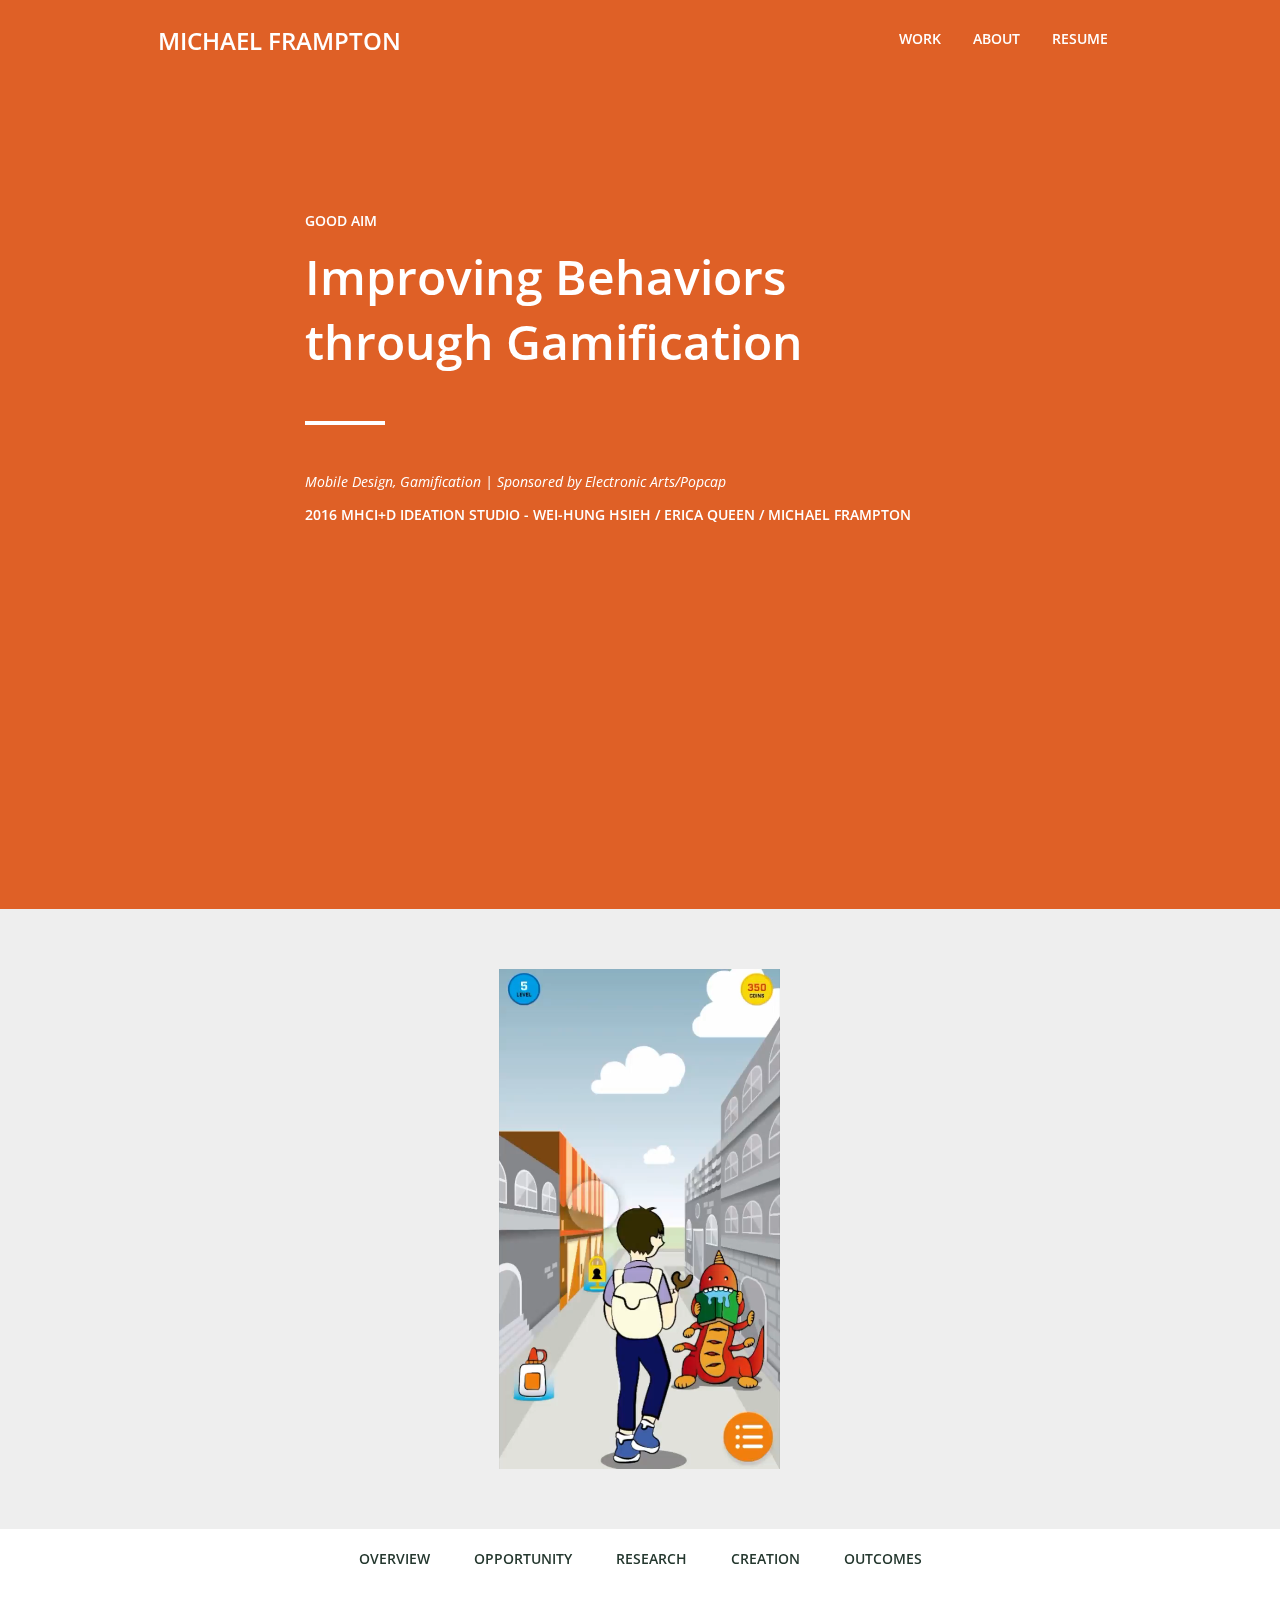
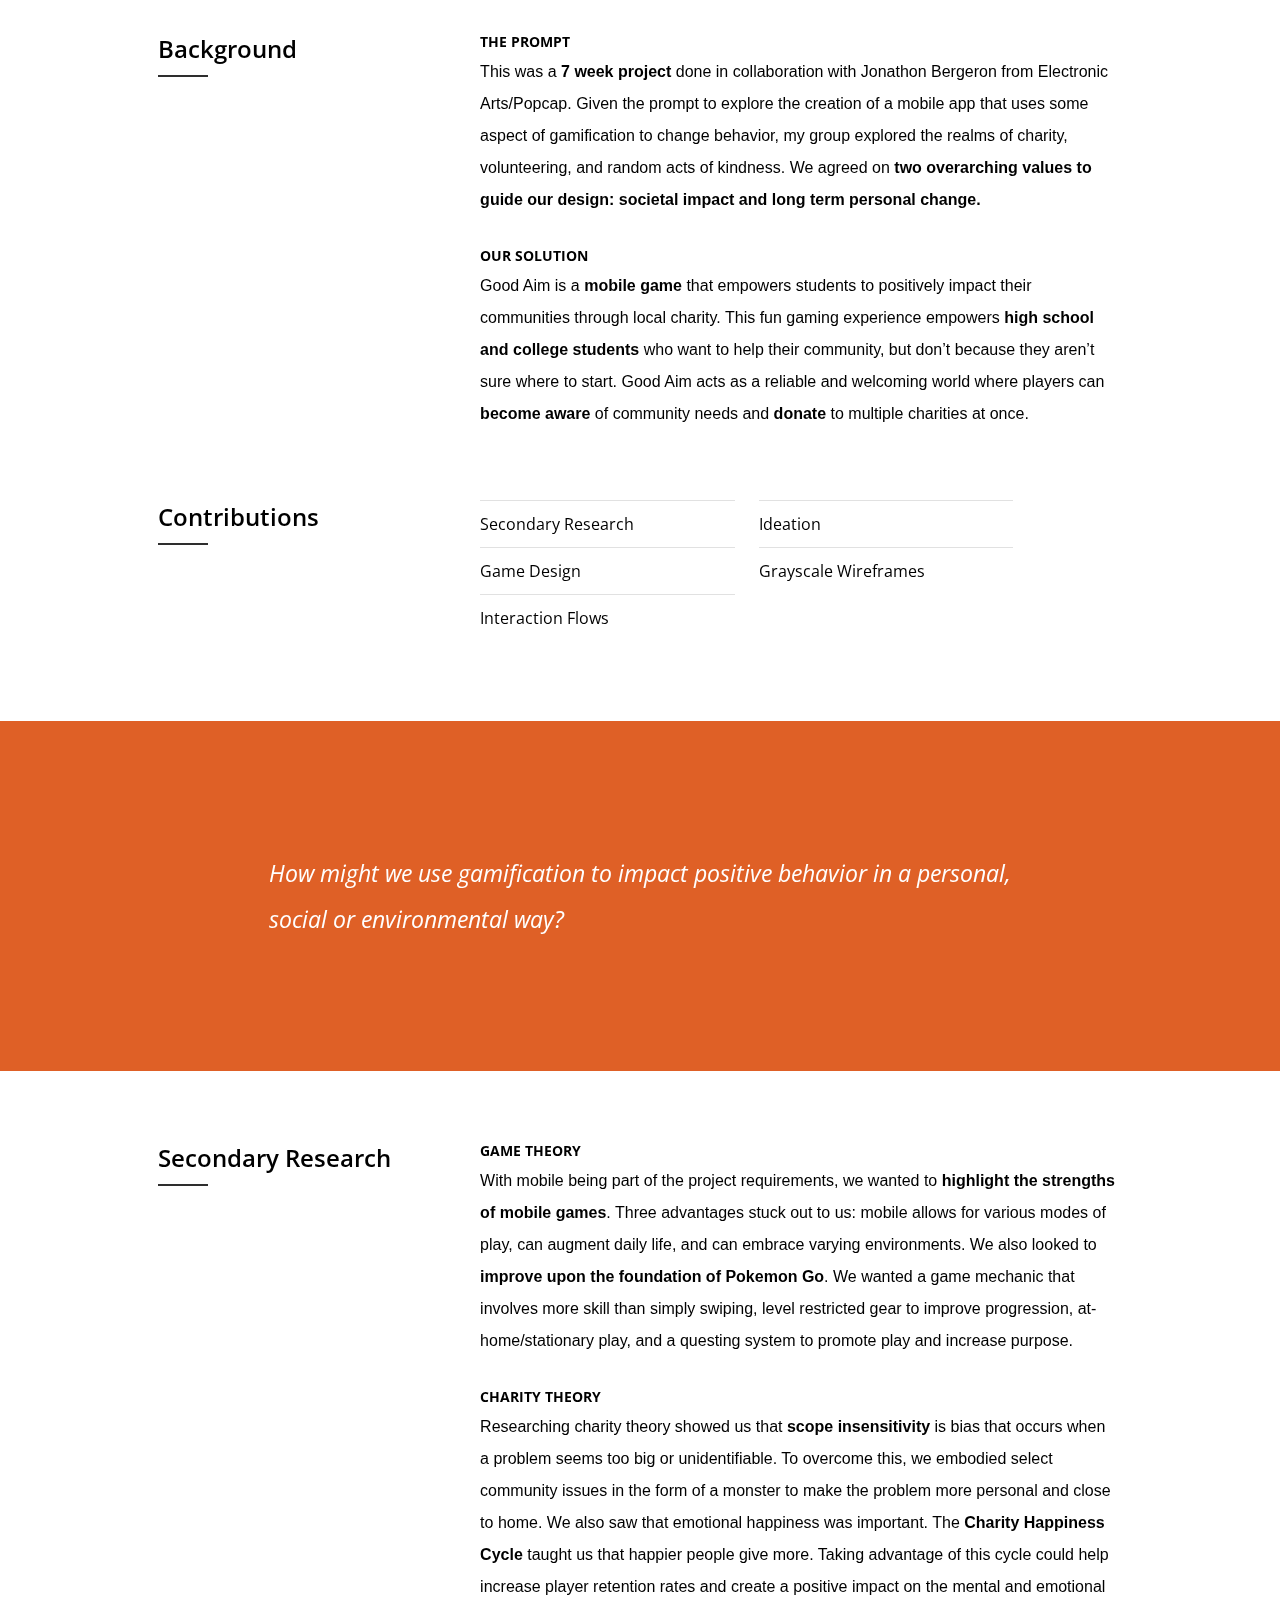
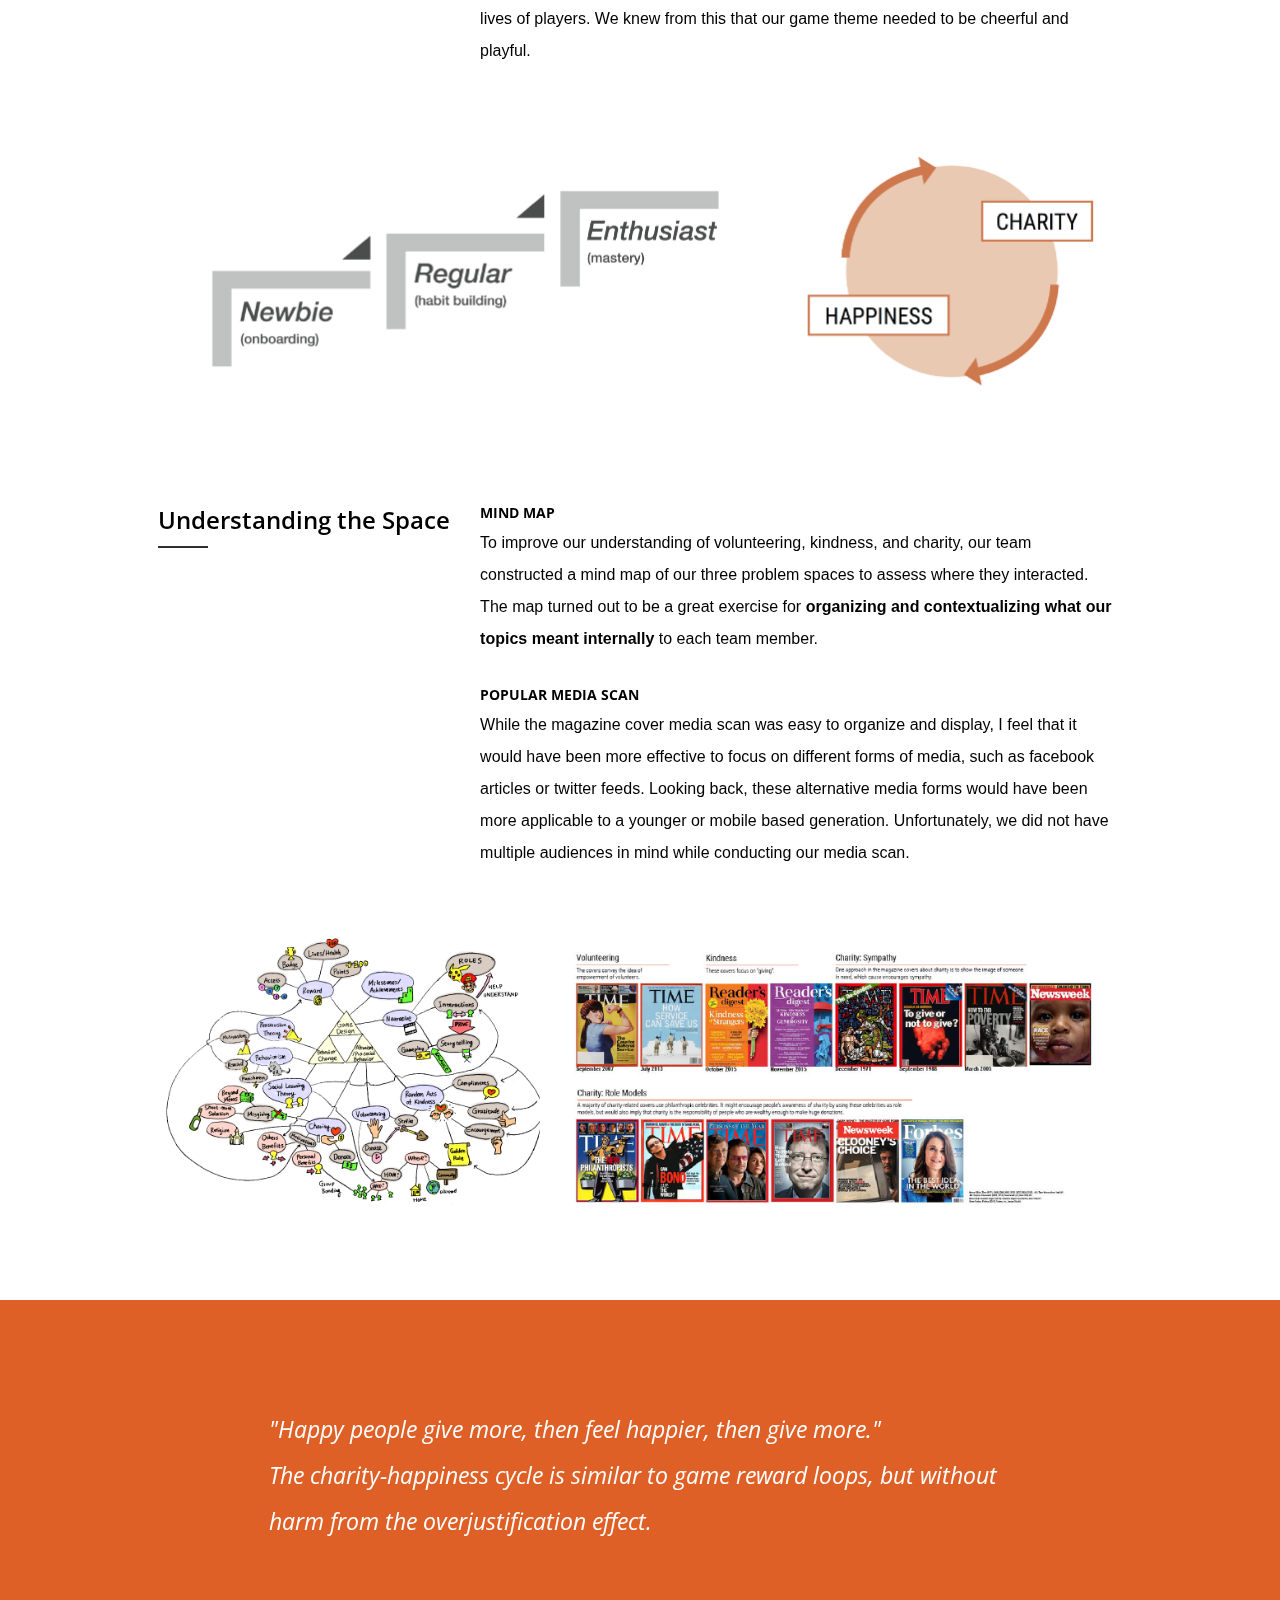
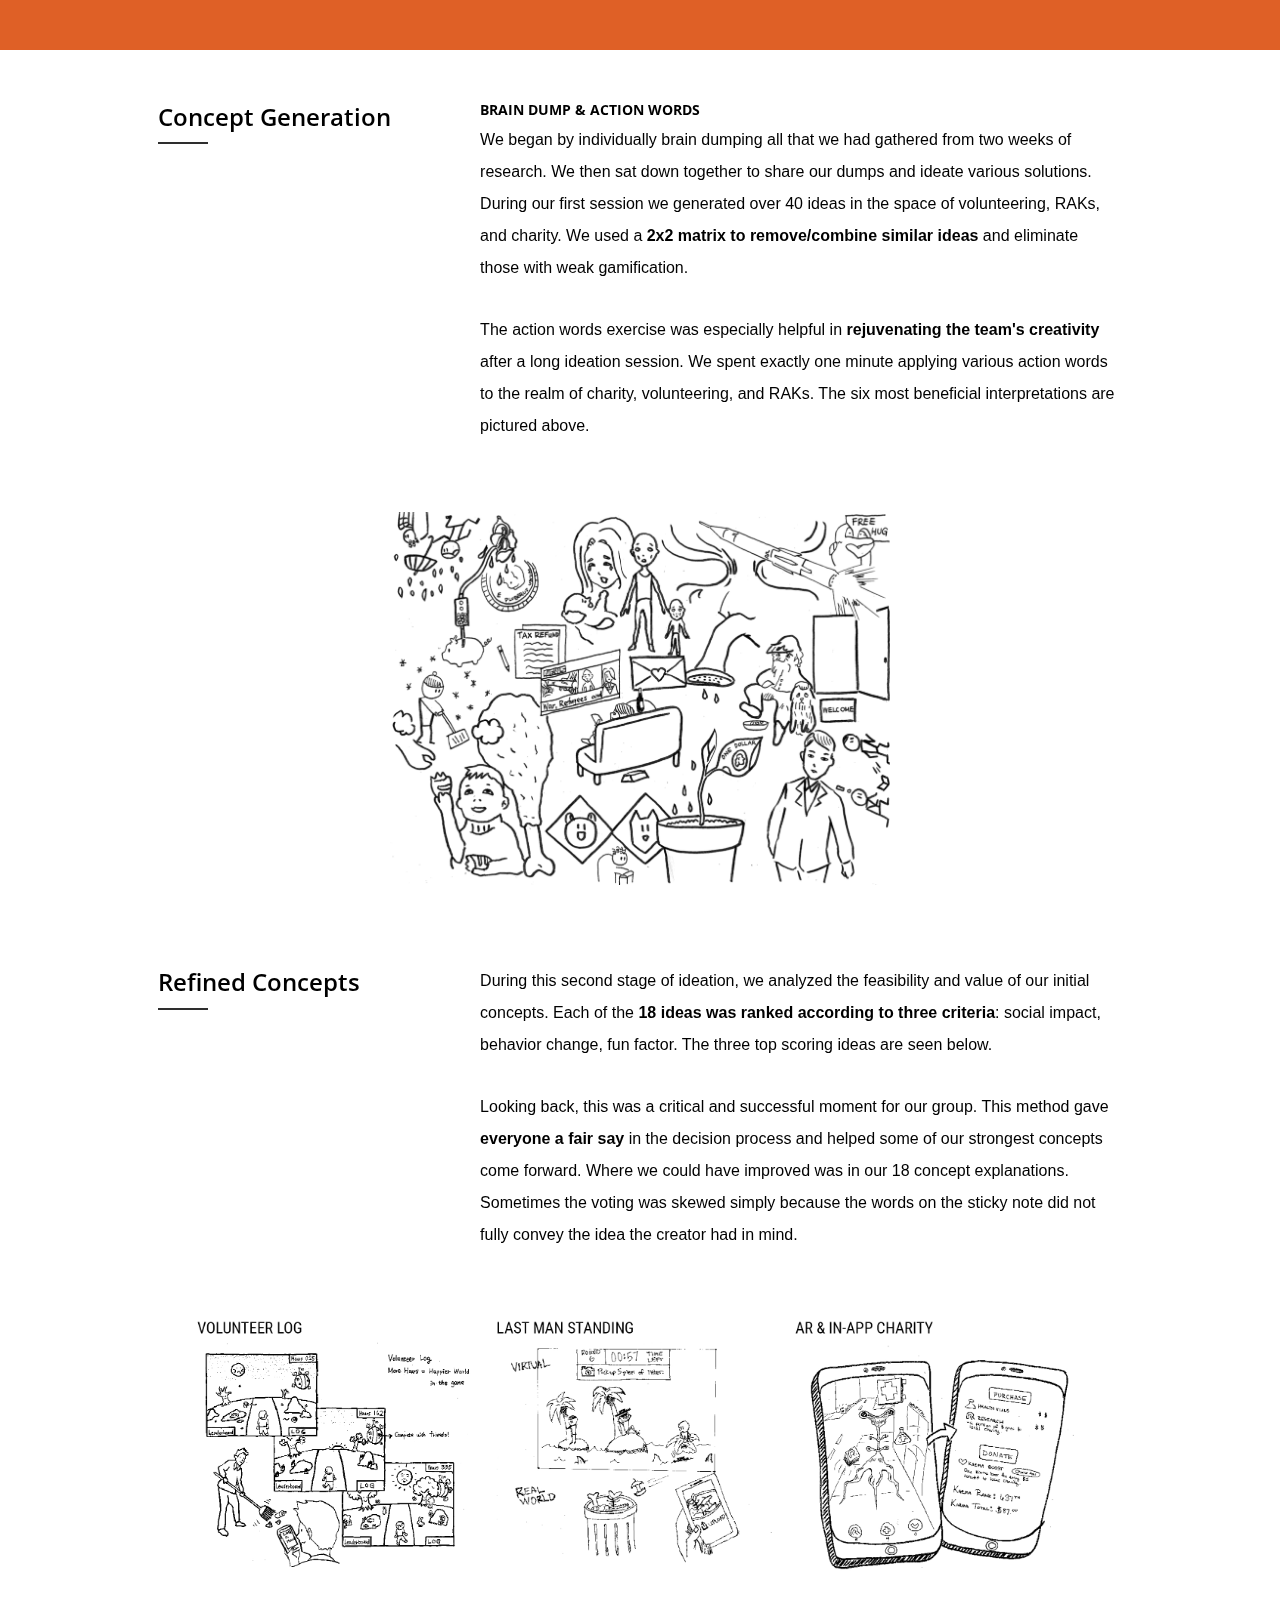
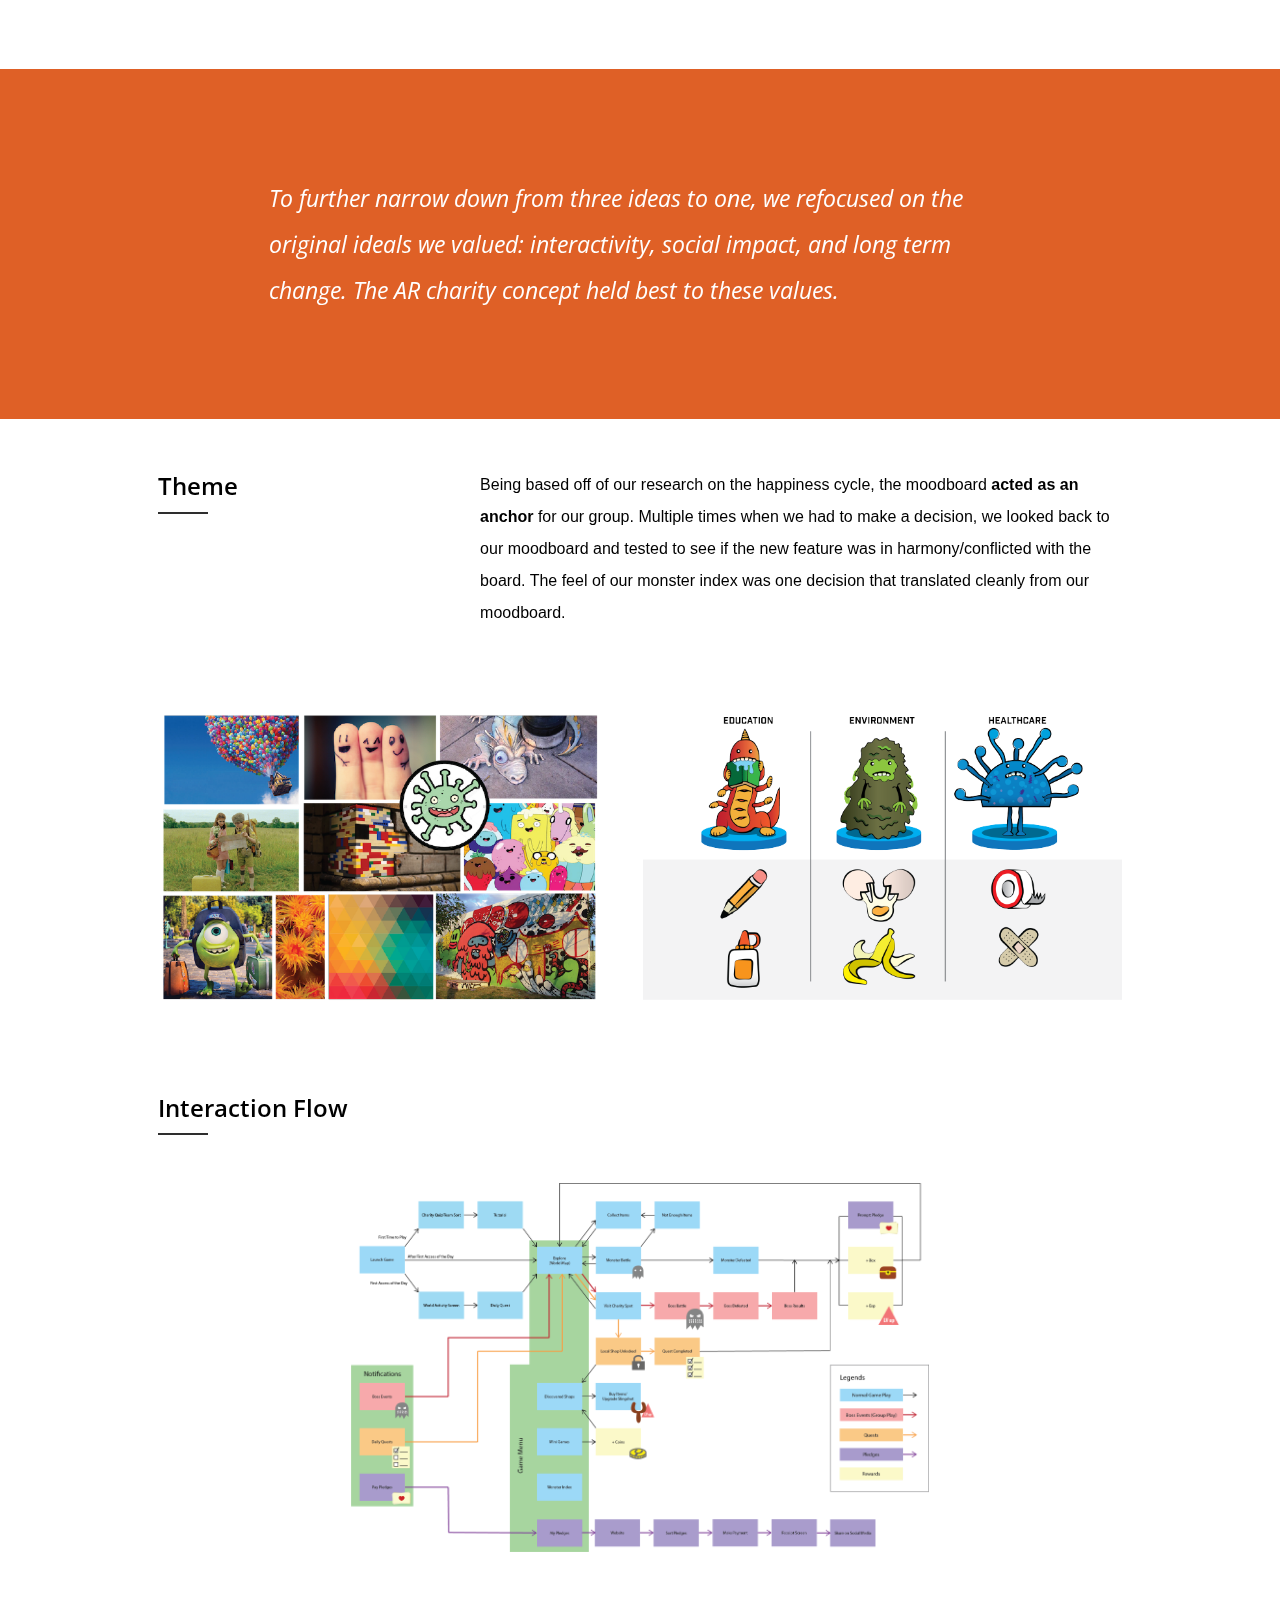
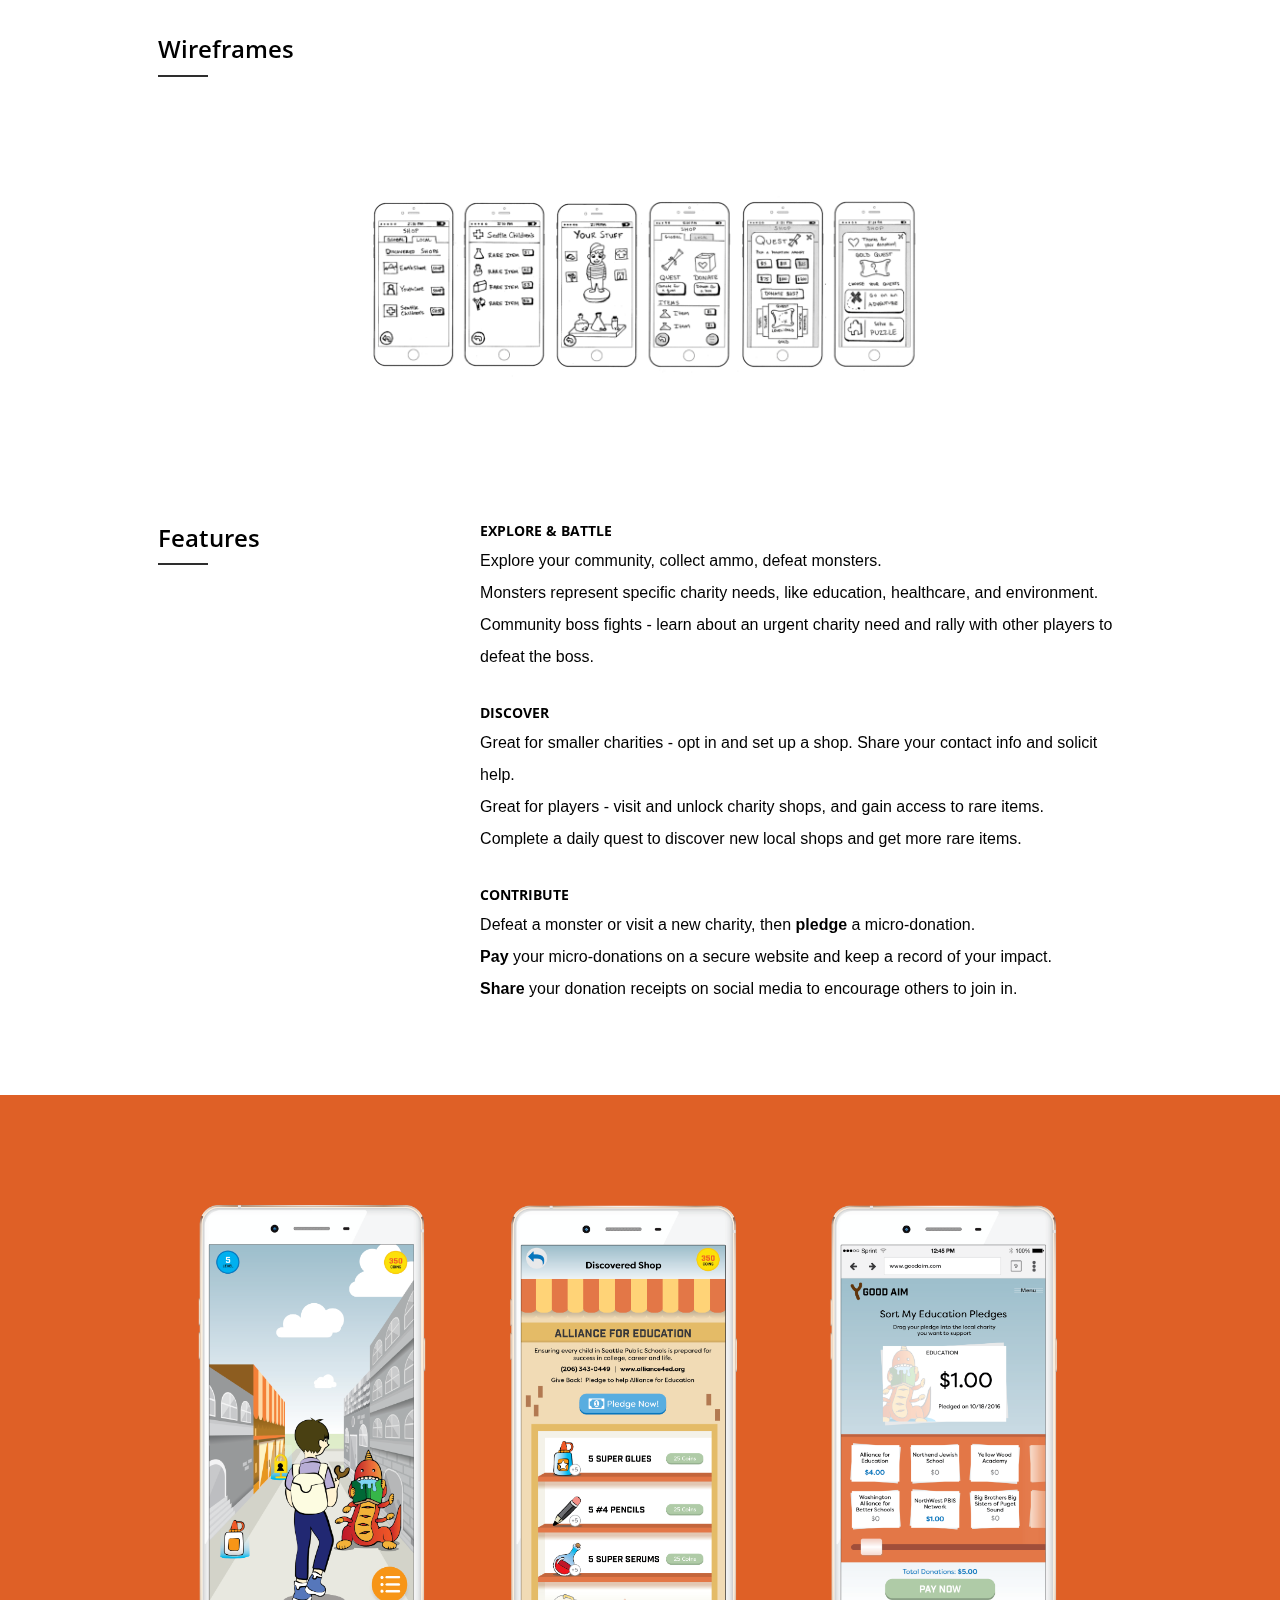
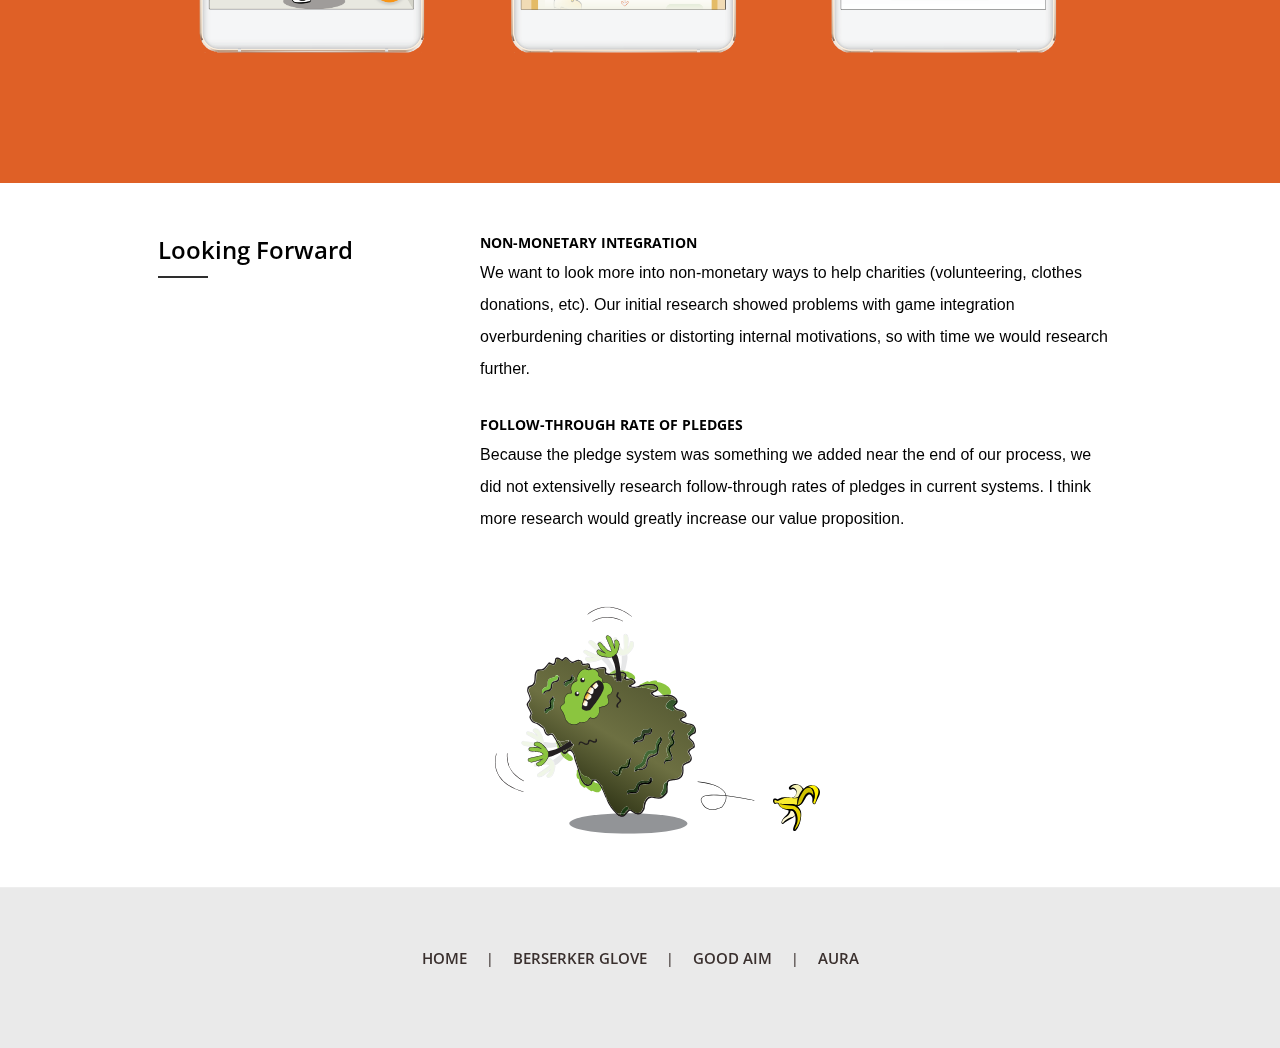
<file: goodaim.html>
<html>
<head>
	<title> UX portfolio michael frampton</title>
	<meta charset="UTF-8">
	<!-- Magic line for mobile -->
	<meta name="viewport" content="width=device-width, initial-scale=1, maximum-scale=1">
	<link rel="stylesheet" type="text/css" href="scss/main.css">
	<script src="https://ajax.googleapis.com/ajax/libs/jquery/3.2.0/jquery.min.js"></script>
	<script type="text/javascript" src="js/main.js"></script>
	<link href="https://fonts.googleapis.com/css?family=Lato:300,400,400i,700,900|Open+Sans:300,300i,400,400i,600,700|Open+Sans+Condensed:300,300i,700" rel="stylesheet">
</head>

<body>
	<div class="project-page">	
		<nav id="NavBar" class="nav-down goodaim">
			<div class="container">
				<div id="CornerLogo">
					<h1>
						<a href="index.html"> Michael Frampton</a>
					</h1>
				</div>
				
				<ul>
					<li>
						<a href="index.html#Projects"> Work</a>
					</li>
					<li>
						<a href="index.html#About"> About</a>
					</li>
					<li>
						<a href="/resume.html"> Resume</a>
					</li>
				</ul>
			</div>			
		</nav>
		<div class="project-landing-section goodaim">
			<div class="wrap">
				<div class="project-intro-container">
					<p class="intro-title"> Good Aim</p>
					<!-- <p class="intro-description"> This is a two sentence description about the project. Maybe some background on the prompt and the purprose of the final solution. I'm adding one more sentence now becuase I think my actual sentences will be longer than those two.</p> -->
					<p class="intro-description-big"> Improving Behaviors through Gamification</p>
					<hr class="clearfix">
					<p class="intro-roles"> Mobile Design, Gamification | Sponsored by Electronic Arts/Popcap</p>
					<p class="intro-last"> 2016 MHCI+D Ideation Studio - Wei-Hung Hsieh / Erica Queen / Michael Frampton </p>

				</div>
			</div>
		</div>
		<div class="video-container">
			<video loop autoplay muted>
			  <source src="images/demo.mp4" type="video/mp4">
			  Your browser does not support the video tag.
			</video>
		</div>
		<!-- <img src="images/demo.gif" style="height: 400px; margin: 0 auto;"> -->
<!-- 		<div class="logo-section">
		</div> -->
	<div class="project-page">
		<div class="sub-nav-wrapper">
			<div id="SubNav" class="sub-nav">
				<ul>
					<li class="goodaim">
						<a href="#overview"> Overview</a>
					</li>
					<li class="goodaim">
						<a href="#opportunity"> Opportunity</a>
					</li>
					<li class="goodaim">
						<a href="#investigation"> Research</a>
					</li class="goodaim">
					<li class="goodaim">
						<a href="#creation"> Creation</a>
					</li>
					<li class="goodaim">
						<a href="#outcomes"> Outcomes</a>
					</li>
				</ul>
			</div>
		</div>
<!-- 		<div class="logo-section">
			<div class="img-container">
				<img src="images/monster_slip.svg">
			</div>
		</div> -->

		<div id="sections">
		    <div id="overview" class="section">
		    	<div class="wrap">
					<div class="col-container">
				        <div class="one-third-col"> 
				        	<p class="title"> Background </p>
				        	<hr class="title-line"> 
				        </div>
				        <div class="two-third-col"> 
				        	<p class="sub-title"> The Prompt </p>
				        	<p class="description"> This was a <span class="bolder">7 week project</span> done in collaboration with Jonathon Bergeron from Electronic Arts/Popcap. Given the prompt to explore the creation of a mobile app that uses some aspect of gamification to change behavior, my group explored the realms of charity, volunteering, and random acts of kindness. We agreed on <span class="bolder">two overarching values to guide our design: societal impact and long term personal change.</span></p>
				        	<p class="sub-title"> Our Solution </p>
				        	<p class="description">Good Aim is a <span class="bolder">mobile game</span> that empowers students to positively impact their communities through local charity. This fun gaming experience empowers <span class="bolder">high school and college students</span> who want to help their community, but don’t because they aren’t sure where to start. Good Aim acts as a reliable and welcoming world where players can <span class="bolder">become aware </span>of community needs and <span class="bolder">donate</span> to multiple charities at once. </p>
				        </div>
				    </div>
			        <div class="col-container">
				        <div class="one-third-col"> 
				        	<p class="title"> Contributions </p>
				        	<hr class="title-line"> 
				        </div>
				        <div class="two-third-col"> 
				        	<div class="half-col"> Secondary Research </div>
				        	<div class="half-col"> Ideation </div>
				        	<div class="half-col"> Game Design</div>
				        	<div class="half-col"> Grayscale Wireframes </div>
				        	<div class="half-col"> Interaction Flows </div>
				        	<table> </table>
				        </div>
				    </div>
			    </div>
		    </div>
		    <div id="opportunity" class="section">
		    	<div class="fullscreen goodaim">
		        	<div class="statement wrap">
		        		How might we use gamification to impact positive behavior in a personal, social or environmental way?
		        		<!-- empower high school and college students who want to help their community, but don't because they don't know where to start? -->
		        	</div>
		        </div>
		    	<!-- <div class="wrap">
		    		<div class="col-container">
				        <div class="one-third-col"> 
				        	<p class="title"> Opportunity </p>
				        	<hr class="title-line"> 
				        </div>
				        <div class="two-third-col"> 
				        	<p class="sub-title"> Fake Title </p>
				        	<p class="description">Lorem ipsum dolor sit amet, minim percipit ei his, cum et decore tibique, alterum euismod voluptaria ex vim. Ignota graeco adolescens ut nam, et est purto wisi, sit patrioque assentior eloquentiam ad. In nullam corpora per, mucius dolores quo eu, volutpat definitionem mea no. Nec ea eligendi repudiare, est veniam commodo et. Te mea dico labores, errem dolor utamur sea at. Ad</p>
				        </div>
				    </div>
			    </div>
		        <div class="fullscreen">
		        	<div class="statement wrap">
		        		This is our most amazing quote.
		        	</div>
		        </div> -->
		    </div>

		    <div id="investigation" class="section">
				<div class="wrap">
					<div class="col-container">
				        <div class="one-third-col"> 
				        	<p class="title"> Secondary Research </p>
				        	<hr class="title-line"> 
				        </div>
				        <div class="two-third-col"> 
				        	<p class="sub-title"> Game Theory </p>
				        	<p class="description"> With mobile being part of the project requirements, we wanted to <span class="bolder">highlight the strengths of mobile games</span>. Three advantages stuck out to us: mobile allows for various modes of play, can augment daily life, and can embrace varying environments.  

				        	We also looked to <span class="bolder"> improve upon the foundation of Pokemon Go</span>. We wanted a game mechanic that involves more skill than simply swiping, level restricted gear to improve progression, at-home/stationary play, and a questing system to promote play and increase purpose.</p>
				        	<p class="sub-title"> Charity Theory </p>
				        	<p class="description">Researching charity theory showed us that <span class="bolder">scope insensitivity </span>is bias that occurs when a problem seems too big or unidentifiable. To overcome this, we embodied select community issues in the form of a monster to make the problem more personal and close to home. We also saw that emotional happiness was important. The <span class="bolder">Charity Happiness Cycle </span>taught us that happier people give more. Taking advantage of this cycle could help increase player retention rates and create a positive impact on the mental and emotional lives of players. We knew from this that our game theme needed to be cheerful and playful. </p>
				        </div>
				    </div>
				    <img class="full-width-img" src="images/research.png">
			        <div class="col-container">
				        <div class="one-third-col"> 
				        	<p class="title"> Understanding the Space </p>
				        	<hr class="title-line"> 
				        </div>
				        <div class="two-third-col"> 
				        	<p class="sub-title"> Mind Map </p>
				        	<p class="description">To improve our understanding of volunteering, kindness, and charity, our team constructed a mind map of our three problem spaces to assess where they interacted. The map turned out to be a great exercise for <span class="bolder">organizing and contextualizing what our topics meant internally </span>to each team member.</p>
				        	<p class="sub-title"> Popular Media Scan </p>
				        	<p class="description">While the magazine cover media scan was easy to organize and display, I feel that it would have been more effective to focus on different forms of media, such as facebook articles or twitter feeds. Looking back, these alternative media forms would have been more applicable to a younger or mobile based generation. Unfortunately, we did not have multiple audiences in mind while conducting our media scan.</p>
				        </div>
				        <img class="full-width-img" src="images/understanding.png">
				    </div>
			    </div>
			    <div class="fullscreen goodaim">
		        	<div class="statement wrap">
		        		"Happy people give more, then feel happier, then give more." <br>
		        		The charity-happiness cycle is similar to game reward loops, but without harm from the overjustification effect.
		        	</div>
		        </div>
		    </div>
		    <div id="creation" class="section">
				<div class="wrap">
			        <div class="col-container">
				        <div class="one-third-col"> 
				        	<p class="title"> Concept Generation </p>
				        	<hr class="title-line"> 
				        </div>
				        <div class="two-third-col"> 
				        	<p class="sub-title"> Brain Dump & Action Words </p>
				        	<p class="description">We began by individually brain dumping all that we had gathered from two weeks of research. We then sat down together to share our dumps and ideate various solutions. During our first session we generated over 40 ideas in the space of volunteering, RAKs, and charity. We used a <span class="bolder">2x2 matrix to remove/combine similar ideas</span> and eliminate those with weak gamification.
				        	</p>
				        	<p class="description">The action words exercise was especially helpful in<span class="bolder"> rejuvenating the team's creativity </span>after a long ideation session. We spent exactly one minute applying various action words to the realm of charity, volunteering, and RAKs. The six most beneficial interpretations are pictured above.</p>
				        	
							
				        </div>
				        <img  class="med-width-img" src="images/ideation.gif">
				    </div>
				     <div class="col-container">
				        <div class="one-third-col"> 
				        	<p class="title"> Refined Concepts </p>
				        	<hr class="title-line"> 
				        </div>
				        <div class="two-third-col"> 
				        	<!-- <p class="sub-title"> Fake Title </p> -->
				        	<p class="description">During this second stage of ideation, we analyzed the feasibility and value of our initial concepts. Each of the <span class="bolder">18 ideas was ranked according to three criteria</span>: social impact, behavior change, fun factor. The three top scoring ideas are seen below.
							
							<!-- <p class="highlight">Social Impact + Behavior Change + Fun Factor</p> -->
							<p class="description">Looking back, this was a critical and successful moment for our group. This method gave <span class="bolder">everyone a fair say </span>in the decision process and helped some of our strongest concepts come forward. Where we could have improved was in our 18 concept explanations. Sometimes the voting was skewed simply because the words on the sticky note did not fully convey the idea the creator had in mind.</p>
				        </div>
				        <img  class="full-width-img" src="images/refined_three.png">
				    </div>
				</div>
				    <div class="fullscreen goodaim">
			        	<div class="statement wrap">
			        		To further narrow down from three ideas to one, we refocused on the original ideals we valued: interactivity, social impact, and long term change. The AR charity concept held best to these values.
			        	</div>
			        </div>
			    <div class="wrap">
			    	 <!-- <div class="col-container">
				        <div class="one-third-col"> 
				        	<p class="title"> Final Concept </p>
				        	<hr class="title-line"> 
				        </div>
				        <div class="two-third-col"> 
				        	<p class="sub-title"> Augmented Reality Charity Game </p>
				        	<p class="description"> We realized that the AR charity concept contained most of the features we valued: interactivity, social impact, and long term change. The other ideas either lacked these features or depended on a core game mechanic that we realized was unfeasible. </p>
				        </div>
					    <div class="img-container">
							<img src="images/monster_slip.svg">
						</div>
				    </div> -->
				    <div class="col-container">
				        <div class="one-third-col"> 
				        	<p class="title"> Theme </p>
				        	<hr class="title-line"> 
				        </div>
				        <div class="two-third-col"> 
				        	<!-- <p class="sub-title"> Fake Title </p> -->
				        	<p class="description">Being based off of our research on the happiness cycle, the moodboard <span class="bolder">acted as an anchor</span> for our group. Multiple times when we had to make a decision, we looked back to our moodboard and tested to see if the new feature was in harmony/conflicted with the board. The feel of our monster index was one decision that translated cleanly from our moodboard. </p>
				        </div>
				        <img  class="full-width-img" src="images/theme.png">
				    </div>
				    <div class="col-container">
				        <div class="one-third-col"> 
				        	<p class="title"> Interaction Flow </p>
				        	<hr class="title-line"> 
				        </div>
				        <div class="two-third-col"> 
				        </div>
				        <img  class="med-width-img" src="images/interaction_flow.png">
				    </div>
				    <div class="col-container">
				        <div class="one-third-col"> 
				        	<p class="title"> Wireframes </p>
				        	<hr class="title-line"> 
				        </div>
				        <div class="two-third-col"> 
				        </div>
				         <img  class="med-width-img" src="images/wireframes.gif">
				    </div>
			    </div>
		    </div>
		    <div id="outcomes" class="section">
		    	<div class="wrap">
					<div class="col-container">
				        <div class="one-third-col"> 
				        	<p class="title"> Features </p>
				        	<hr class="title-line"> 
				        </div>
				        <div class="two-third-col"> 
				        	<p class="sub-title"> Explore & Battle </p>
				        	<p class="description"> 
				        		Explore your community, collect ammo, defeat monsters. <br>
				        		Monsters represent specific charity needs, like
								education, healthcare, and environment. <br>
								Community boss fights - learn about an urgent charity need and rally with other players to defeat the boss.
				        	</p>
				        	<p class="sub-title"> Discover </p>
				        	<p class="description">
				        		Great for smaller charities - opt in and set up a shop. Share your contact info and solicit help. <br>
								Great for players - visit and unlock charity shops, and gain access to rare items. <br>
								Complete a daily quest to discover new local shops and get more rare items.
				        	</p>
				        	<p class="sub-title"> Contribute </p>
				        	<p class="description">
				        		Defeat a monster or visit a new charity, then <span class="bolder">pledge</span> a micro-donation. <br>
								<span class="bolder">Pay</span> your micro-donations on a secure website and keep a record of your impact. <br>
								<span class="bolder">Share</span> your donation receipts on social media to encourage others to join in.
				        	</p>
				        </div>
				        
				    </div>	 
			    </div>
			    <div class="fullscreen goodaim">
		        	<div class="wrap statement xlarge">
		        		<img  class="full-width-img" src="images/hi_fi_good_aim_cropped.png">
		        	</div>
		        </div>
		        <div class="wrap">
			        <div class="col-container">
				        <div class="one-third-col"> 
				        	<p class="title"> Looking Forward </p>
				        	<hr class="title-line"> 
				        </div>
				        <div class="two-third-col"> 
				        	<p class="sub-title"> Non-monetary Integration</p>
				        	<p class="description">
				        		We want to look more into non-monetary ways to help charities (volunteering, clothes donations, etc). Our initial research showed problems with game integration overburdening charities or distorting internal motivations, so with time we would research further.
				        	</p>
				        	<p class="sub-title"> Follow-through Rate of Pledges </p>
				        	<p class="description">
				        		Because the pledge system was something we added near the end of our process, we did not extensivelly research follow-through rates of pledges in current systems. I think more research would greatly increase our value proposition.
				        	</p>
				        </div>
				    </div>
				</div>
		    </div>
		</div>
		<div class="logo-section bottom">
			<div class="img-container">
				<img src="images/monster_slip.svg">
			</div>
		</div>
	</div>

		<footer>
			<div class="footer-content">
				<div class="footer-contacts">
					<a href="index.html"> HOME </a>
					<span class="vertical_bar"> | </span>
					<a href="glove.html"> BERSERKER GLOVE </a>	
					<span class="vertical_bar"> | </span>
					<a href="goodaim.html"> GOOD AIM </a>
					<span class="vertical_bar"> | </span>
					<a href="aura.html"> AURA </a>
								
				</div>
			</div>	
		</footer>
	</div>
</body>

</html>
</file>
<file: scss/main.css>
/*
    Example usage: 
    @include animation(10s, 5s, changecolour)
 */
body {
  color: #ff0000;
  font-family: "Open Sans", sans-serif; }

body {
  width: 100%;
  height: 100%;
  margin: 0px;
  padding: 0px;
  overflow-x: hidden;
  overflow-y: scroll;
  /* has to be scroll, not auto */
  background-color: white; }

.wrap {
  width: 100%;
  max-width: 1024px;
  margin: 0 auto;
  padding: 0 30px 0 30px; }

div {
  box-sizing: border-box; }

nav {
  position: fixed;
  z-index: 4;
  top: 0;
  right: 0;
  left: 0;
  font-size: 14px;
  font-weight: 600;
  text-transform: uppercase;
  color: #3a302e; }
  nav #CornerLogo {
    padding: 20px 0px 16px 0px;
    cursor: pointer;
    text-align: center; }
    nav #CornerLogo h1 {
      margin: 0;
      font-size: 24px;
      font-weight: 600;
      color: #3a302e; }
    nav #CornerLogo .subtitle {
      margin-top: 12px;
      color: #ebeaeb; }
  nav ul {
    list-style: none;
    overflow: hidden;
    margin: 0;
    padding: 8px 0 8px 0;
    display: inline-block;
    width: 90%;
    border-top: 1px solid #eee; }
    nav ul li {
      display: inline-block;
      color: #3a302e; }
      nav ul li a {
        margin: 5px 20px 5px 20px;
        display: block;
        color: inherit;
        transition: .3s; }
        nav ul li a:hover {
          color: #e44046; }
  nav .container {
    position: relative;
    overflow: hidden;
    padding: 0 30px 0 30px;
    max-width: 1024px;
    margin: 0 auto;
    text-align: center; }

.navbar-fixed-top {
  background-color: white;
  -webkit-box-shadow: 0 6px 6px -6px #999;
  -moz-box-shadow: 0 6px 6px -6px #999;
  box-shadow: 0 6px 6px -6px #999;
  -webkit-transition: all 0.3s linear;
  -moz-transition: all 0.3s linear;
  transition: all 0.3s linear; }

.nav-default {
  background: transparent;
  -webkit-transition: all 0.3s linear;
  -moz-transition: all 0.3s linear;
  transition: all 0.3s linear; }

@media (min-width: 768px) {
  nav {
    position: fixed;
    transition: top .2s ease-in-out;
    font-size: 14px; }
    nav #CornerLogo {
      float: left;
      margin: 0;
      padding: 24px 0px;
      cursor: pointer; }
      nav #CornerLogo .subtitle {
        margin-top: 12px; }
    nav ul {
      float: right;
      margin: 0;
      width: inherit;
      border: none;
      padding: 0px; }
      nav ul li {
        display: inline-block; }
        nav ul li a {
          margin: 0px 14px;
          padding: 29px 0px;
          display: block; }

  nav:after {
    content: '';
    position: absolute;
    left: 0;
    bottom: -2px;
    right: 0; }

  .nav-up {
    top: -142; } }
footer .footer-content {
  padding: 40px 0;
  text-align: center;
  margin: 0 auto;
  color: #3a302e;
  background-color: white;
  border-top: 1px solid #eee;
  font-size: 14px;
  font-weight: 500; }
footer .footer-contacts {
  padding-bottom: 20px; }
  footer .footer-contacts a {
    font-size: 14px;
    font-weight: 600; }
footer .vertical_bar {
  padding: 0px 4px; }
@media (min-width: 768px) {
  footer .footer-content {
    padding: 60px 0px; }
  footer .footer-contacts a {
    font-size: 15px; }
  footer .vertical_bar {
    padding: 0px 15px; } }

.landing-section {
  background-color: transparent;
  height: 605px;
  color: white;
  font-size: 32px;
  display: flex;
  background-image: url("../images/shapes.png");
  background-repeat: no-repeat;
  background-position: left bottom; }
  .landing-section .title {
    color: #3a302e;
    margin: 0 auto;
    padding-top: 220px;
    line-height: 1.6;
    font-weight: 400;
    font-size: 24px; }
    .landing-section .title .bolder {
      font-weight: 700; }
  .landing-section img {
    display: none; }
  @media (min-width: 768px) {
    .landing-section img {
      display: block;
      position: absolute;
      height: 450px;
      right: 100px;
      top: 180; }
    .landing-section .title {
      width: 60%;
      font-size: 32px; } }
  @media (min-width: 1024px) {
    .landing-section {
      color: white; } }

.projects-section {
  background-color: white; }
  .projects-section .spacer-line {
    width: 10%;
    margin: 0 auto; }

.projects-container {
  display: flex;
  flex-wrap: wrap;
  width: 90%;
  margin: 0 auto;
  padding: 0px 0px 80px 0px; }
  @media (min-width: 768px) {
    .projects-container {
      width: 85%; } }
  @media (min-width: 1024px) {
    .projects-container {
      width: 75%; } }
  .projects-container .project {
    flex: 1 1 100%;
    min-width: 253px;
    height: 400px;
    margin: 45px 15px;
    background-color: #eee;
    position: relative;
    box-shadow: 0 1px 2px rgba(0, 0, 0, 0.12), 0 1px 2px rgba(0, 0, 0, 0.24);
    transition: all 0.3s cubic-bezier(0.25, 0.8, 0.25, 1); }
    .projects-container .project.disabled {
      box-shadow: none;
      background-color: #f0f0f0; }
      .projects-container .project.disabled:hover {
        box-shadow: none; }
      .projects-container .project.disabled:active {
        background-color: #eee; }
      .projects-container .project.disabled .project-content .title-container .project-title, .projects-container .project.disabled .project-content .title-container .project-subtitle {
        color: silver; }
    .projects-container .project:hover {
      box-shadow: 0 4px 12px rgba(0, 0, 0, 0.25), 0 4px 8px rgba(0, 0, 0, 0.22); }
    .projects-container .project:active {
      background-color: #e1e1e1; }
    .projects-container .project .project-content {
      padding: 40px 20px; }
      .projects-container .project .project-content .icon-container {
        height: 155;
        width: 200;
        margin: 0 auto; }
        .projects-container .project .project-content .icon-container img {
          max-width: 100%;
          max-height: 100%;
          margin-left: auto;
          margin-right: auto;
          display: block; }
      .projects-container .project .project-content .title-container {
        vertical-align: top;
        width: 86%;
        margin: 0 auto;
        text-align: left; }
        .projects-container .project .project-content .title-container .project-title {
          font-family: 'Open Sans Condensed', sans-serif;
          margin-top: 20px;
          font-size: 28px; }
        .projects-container .project .project-content .title-container .secondary-title {
          margin-top: 20px;
          font-size: 16px; }
        .projects-container .project .project-content .title-container .secondary-content.content {
          font-style: italic;
          padding: 10px 0px;
          color: slategray;
          display: none; }
        .projects-container .project .project-content .title-container .title {
          color: #4F4F4F;
          font-weight: 600;
          text-transform: uppercase; }
        .projects-container .project .project-content .title-container .content {
          color: #4F4F4F;
          font-weight: 400;
          font-size: 18px;
          text-transform: none;
          line-height: 1.4;
          margin-top: 5px;
          font-family: 'Source Sans Pro', sans-serif; }
    @media (max-width: 540px) {
      .projects-container .project .secondary-title {
        display: none; }
      .projects-container .project .secondary-content {
        display: none; } }
    @media (min-width: 768px) {
      .projects-container .project {
        height: 580; }
        .projects-container .project .project-content {
          padding: 74px 50px; }
          .projects-container .project .project-content .icon-container {
            height: 225;
            width: 270; }
          .projects-container .project .project-content .title-container .project-title {
            margin-top: 30px;
            font-size: 42px; }
          .projects-container .project .project-content .title-container .secondary-title {
            margin-top: 40px;
            font-size: 20px; }
          .projects-container .project .project-content .title-container .content {
            font-size: 18px;
            line-height: 1.4; } }
    @media (min-width: 1024px) {
      .projects-container .project {
        height: 350px;
        display: flex;
        flex-direction: row;
        justify-content: flex-start;
        align-items: center; }
        .projects-container .project .project-content {
          display: flex;
          flex-direction: row;
          padding: 50px; }
          .projects-container .project .project-content .icon-container {
            height: 225;
            width: 270;
            display: inline-block; }
          .projects-container .project .project-content .title-container {
            width: 60%;
            display: inline-block;
            margin: 25px 0px 0px 40px;
            text-align: left; }
            .projects-container .project .project-content .title-container .project-title {
              margin-top: 0px; }
            .projects-container .project .project-content .title-container .secondary-title {
              margin-top: 30px; }
            .projects-container .project .project-content .title-container .content {
              line-height: 1.6; } }

.about-section {
  height: contain;
  min-height: 480px;
  background-color: #EAEAEA;
  color: #25382f; }
  .about-section .profile-pic {
    margin: 0 auto;
    width: 70%;
    padding: 30px 0px; }
    .about-section .profile-pic img {
      max-width: 100%;
      max-height: 100%;
      margin-left: auto;
      margin-right: auto;
      display: block; }
    .about-section .profile-pic .circular {
      border-radius: 50%; }
  .about-section div.about-text {
    width: 95%;
    height: auto;
    margin: 0 auto;
    padding-bottom: 20px;
    font-size: 16px; }
    .about-section div.about-text .about-title {
      max-width: 560px;
      margin: 0 auto;
      color: #4F4F4F;
      margin-bottom: 10px;
      font-size: 24px;
      font-weight: 600;
      text-transform: uppercase; }
    .about-section div.about-text .about-description {
      max-width: 560px;
      line-height: 1.4;
      margin: 0 auto;
      text-align: left; }
  @media (min-width: 1024px) {
    .about-section {
      height: 400px; }
      .about-section .profile-pic {
        margin: 0;
        width: auto;
        height: 400px;
        display: inline; }
        .about-section .profile-pic img {
          height: 300px;
          margin: 0 auto;
          display: inline; }
      .about-section div.about-text {
        padding: 100px 50px 100px 70px;
        display: inline-block;
        width: 60%;
        text-align: left;
        height: 400px; }
        .about-section div.about-text .about-title {
          color: #4F4F4F;
          font-size: 24px;
          margin-bottom: 20px;
          text-align: left; }
        .about-section div.about-text .about-description {
          max-width: 560px;
          line-height: 1.8;
          margin: initial; } }

.wrapper {
  width: 100%;
  height: 400px;
  position: absolute;
  top: 30vh;
  z-index: -1; }

canvas {
  position: absolute;
  top: 0;
  left: 0;
  width: 100%;
  height: 100%;
  z-index: 1;
  width: 100%;
  -webkit-box-sizing: border-box;
  -moz-box-sizing: border-box;
  box-sizing: border-box; }

#game-over {
  display: none;
  text-align: center;
  padding-top: 92px;
  z-index: 7;
  width: 600px;
  height: 360px;
  -webkit-box-sizing: border-box;
  -moz-box-sizing: border-box;
  box-sizing: border-box;
  overflow: auto;
  margin: auto;
  position: absolute; }

.arrow {
  position: absolute;
  bottom: 30%;
  left: 8%;
  z-index: 7;
  padding: 20px 20px 8% 20px; }

@-webkit-keyframes bounce {
  0%, 20%, 50%, 80%, 100% {
    -moz-transform: translateY(0);
    -o-transform: translateY(0);
    -webkit-transform: translateY(0);
    transform: translateY(0); }
  40% {
    -moz-transform: translateY(-8px);
    -o-transform: translateY(-8px);
    -webkit-transform: translateY(-8px);
    transform: translateY(-8px); }
  60% {
    -moz-transform: translateY(-4px);
    -o-transform: translateY(-4px);
    -webkit-transform: translateY(-4px);
    transform: translateY(-4px); } }
@-moz-keyframes bounce {
  0%, 20%, 50%, 80%, 100% {
    -moz-transform: translateY(0);
    -o-transform: translateY(0);
    -webkit-transform: translateY(0);
    transform: translateY(0); }
  40% {
    -moz-transform: translateY(-8px);
    -o-transform: translateY(-8px);
    -webkit-transform: translateY(-8px);
    transform: translateY(-8px); }
  60% {
    -moz-transform: translateY(-4px);
    -o-transform: translateY(-4px);
    -webkit-transform: translateY(-4px);
    transform: translateY(-4px); } }
@-o-keyframes bounce {
  0%, 20%, 50%, 80%, 100% {
    -moz-transform: translateY(0);
    -o-transform: translateY(0);
    -webkit-transform: translateY(0);
    transform: translateY(0); }
  40% {
    -moz-transform: translateY(-8px);
    -o-transform: translateY(-8px);
    -webkit-transform: translateY(-8px);
    transform: translateY(-8px); }
  60% {
    -moz-transform: translateY(-4px);
    -o-transform: translateY(-4px);
    -webkit-transform: translateY(-4px);
    transform: translateY(-4px); } }
@keyframes bounce {
  0%, 20%, 50%, 80%, 100% {
    -moz-transform: translateY(0);
    -o-transform: translateY(0);
    -webkit-transform: translateY(0);
    transform: translateY(0); }
  40% {
    -moz-transform: translateY(-8px);
    -o-transform: translateY(-8px);
    -webkit-transform: translateY(-8px);
    transform: translateY(-8px); }
  60% {
    -moz-transform: translateY(-4px);
    -o-transform: translateY(-4px);
    -webkit-transform: translateY(-4px);
    transform: translateY(-4px); } }
.bounce {
  -webkit-animation-delay: 1s;
  -webkit-animation-duration: 2s;
  -webkit-animation-name: bounce;
  -webkit-animation-iteration-count: infinite;
  -moz-animation-delay: 1s;
  -moz-animation-duration: 2s;
  -moz-animation-name: bounce;
  -moz-animation-iteration-count: infinite;
  -o-animation-delay: 1s;
  -o-animation-duration: 2s;
  -o-animation-name: bounce;
  -o-animation-iteration-count: infinite;
  animation-delay: 1s;
  animation-duration: 2s;
  animation-name: bounce;
  animation-iteration-count: infinite; }

.project-page #NavBar {
  position: relative;
  box-shadow: none;
  -webkit-box-shadow: none; }
  .project-page #NavBar.glove {
    background-color: #272459; }
  .project-page #NavBar.goodaim {
    background-color: #DF6026; }
  .project-page #NavBar.aura {
    background-color: #FEA200; }
  .project-page #NavBar a {
    color: white; }
.project-page .project-landing-section {
  height: 92vh;
  color: white;
  font-size: 32px;
  display: flex;
  background-repeat: no-repeat;
  background-position: left bottom; }
  .project-page .project-landing-section.glove {
    background-color: #272459; }
  .project-page .project-landing-section.goodaim {
    background-color: #DF6026; }
  .project-page .project-landing-section.aura {
    background-color: #FEA200; }
  .project-page .project-landing-section .title {
    color: #547B8A;
    padding: 215px 0px;
    font-size: 64px;
    font-weight: 600; }
  .project-page .project-landing-section img {
    display: none; }
  .project-page .project-landing-section .project-intro-container {
    font-size: 14px;
    max-width: 960px;
    padding: 12% 2%;
    margin: auto; }
    .project-page .project-landing-section .project-intro-container .intro-title, .project-page .project-landing-section .project-intro-container .intro-last {
      font-weight: 600;
      font-size: 12px;
      text-transform: uppercase; }
    .project-page .project-landing-section .project-intro-container .intro-description {
      line-height: 2; }
    .project-page .project-landing-section .project-intro-container .intro-description-big {
      font-size: 24px;
      font-weight: 600;
      margin: 10% 0px;
      line-height: 2; }
    .project-page .project-landing-section .project-intro-container .intro-roles {
      font-style: italic;
      clear: left; }
    .project-page .project-landing-section .project-intro-container hr {
      width: 80px;
      float: left;
      background: white;
      color: white;
      border: none;
      height: 4px;
      margin-top: 5%;
      margin-bottom: 7%; }
  @media (min-width: 768px) {
    .project-page .project-landing-section .project-intro-container {
      padding: 12% 15%; }
      .project-page .project-landing-section .project-intro-container img {
        display: block;
        position: absolute;
        height: 450px;
        right: 100px;
        top: 180; }
      .project-page .project-landing-section .project-intro-container .title {
        width: 66%; }
      .project-page .project-landing-section .project-intro-container .intro-title, .project-page .project-landing-section .project-intro-container .intro-last {
        font-weight: 600;
        font-size: 14px;
        text-transform: uppercase; }
      .project-page .project-landing-section .project-intro-container .intro-description {
        font-size: 24px;
        line-height: 2; }
      .project-page .project-landing-section .project-intro-container .intro-description-big {
        font-size: 48px;
        font-weight: 600;
        margin: 2% 0px;
        line-height: inherit; } }
  @media (min-width: 1024px) {
    .project-page .project-landing-section {
      color: white; } }
.project-page .sub-nav-wrapper {
  height: 63px; }
.project-page .sub-nav {
  margin: 0 auto;
  text-align: center;
  background-color: white;
  height: 63px; }
  .project-page .sub-nav ul {
    list-style: none;
    overflow: hidden;
    margin: 0 auto;
    display: inline-block;
    padding: 0; }
    .project-page .sub-nav ul li {
      display: inline-block;
      color: #25382f; }
      .project-page .sub-nav ul li.glove.active {
        color: #FEA200; }
      .project-page .sub-nav ul li.goodaim.active {
        color: #DF6026; }
      .project-page .sub-nav ul li.aura.active {
        color: #FEA200; }
      .project-page .sub-nav ul li a {
        margin: 2px 4px;
        padding: 8px 0px;
        display: block;
        color: inherit;
        transition: .3s;
        font-size: 12px;
        font-weight: 600;
        text-transform: uppercase; }
        .project-page .sub-nav ul li a:hover {
          color: black; }
@media (min-width: 768px) {
  .project-page .sub-nav ul li a {
    margin: 5px 20px;
    padding: 15px 0px;
    font-size: 14px; } }
.project-page .logo-section .img-container {
  margin: 0 auto;
  width: 65%;
  margin-top: 20px; }
  .project-page .logo-section .img-container #BerserkerLogo {
    width: 100%;
    margin: 20px 0px 40px 0px; }
@media (min-width: 768px) {
  .project-page .logo-section .img-container {
    width: 360px; } }
.project-page .section {
  min-height: 200px;
  color: black; }
  .project-page .section#opportunity, .project-page .section#overview {
    padding-bottom: 20px; }
  .project-page .section .wrap .full-width-img {
    margin: 30px 0px; }
  .project-page .section .wrap .img-container {
    width: 100%;
    display: inline-block;
    margin: 0 auto;
    text-align: center;
    padding: 40px 0px; }
    .project-page .section .wrap .img-container.one img {
      width: 60%;
      margin: 0 auto; }
    .project-page .section .wrap .img-container.two img, .project-page .section .wrap .img-container.two video {
      width: 45%;
      padding: 20px;
      height: auto;
      margin: auto;
      display: inherit; }
    .project-page .section .wrap .img-container.three img {
      width: 30%;
      padding: 10px; }
    .project-page .section .wrap .img-container.four img {
      width: 23%;
      padding: 10px; }
  .project-page .section .col-container {
    padding-top: 40px; }
    .project-page .section .col-container .img-container {
      margin: 0 auto;
      width: 360px;
      margin-top: 20px; }
  .project-page .section .one-third-col {
    width: 90%;
    display: inline-block;
    vertical-align: top;
    margin-bottom: 15px; }
    .project-page .section .one-third-col .title {
      font-size: 24px;
      font-weight: 600;
      font-family: 'Open Sans Condensed', sans-serif; }
    .project-page .section .one-third-col .title-line {
      width: 48px;
      float: left;
      color: #2E2E2E;
      border-width: 1.5px;
      border-style: solid;
      margin-top: 3%; }
    .project-page .section .one-third-col p {
      margin: 0; }
  .project-page .section .two-third-col {
    width: 100%;
    display: inline-block;
    vertical-align: top; }
    .project-page .section .two-third-col .sub-title {
      text-transform: uppercase;
      font-weight: 700;
      font-size: 12px;
      margin: 0px 0px 5px 0px; }
    .project-page .section .two-third-col .description {
      line-height: 1.8;
      font-size: 14px;
      padding-bottom: 30px;
      font-family: 'Source Sans Pro', sans-serif; }
      .project-page .section .two-third-col .description.inner {
        padding-bottom: 10px; }
      .project-page .section .two-third-col .description .bolder {
        font-weight: 600; }
    .project-page .section .two-third-col .highlight {
      padding: 5px 0px 10px 0px;
      font-weight: 600;
      font-size: 14px;
      margin-left: 40px;
      color: #da6139; }
    .project-page .section .two-third-col p {
      margin: 0; }
    .project-page .section .two-third-col video {
      width: 80%;
      margin-bottom: 80px; }
  @media (min-width: 768px) {
    .project-page .section .one-third-col {
      width: 33%;
      margin-bottom: 0px; }
    .project-page .section .two-third-col {
      width: 66%; }
      .project-page .section .two-third-col .sub-title {
        font-size: 14px; }
      .project-page .section .two-third-col .description {
        font-size: 16px;
        line-height: 2; } }
  .project-page .section .half-col {
    width: 40%;
    display: inline-block;
    vertical-align: top;
    padding: 12px 0px;
    border-top: 1px solid #e1e1e1;
    margin-right: 20px; }
    .project-page .section .half-col.header {
      padding: 0;
      border-top: 0px;
      text-transform: uppercase;
      font-weight: 700;
      font-size: 14px;
      margin-bottom: 12px; }
  .project-page .section .statement {
    min-height: 350px;
    padding: 40px 11%;
    font-style: italic;
    font-size: 18px;
    display: flex;
    align-items: center;
    justify-content: center;
    line-height: 2.0;
    flex-direction: column; }
    .project-page .section .statement.glove {
      background-color: #272459; }
    .project-page .section .statement.goodaim {
      background-color: #DF6026; }
    .project-page .section .statement.aura {
      background-color: #FEA200; }
  @media (min-width: 768px) {
    .project-page .section .statement {
      font-size: 23px; } }
  .project-page .section .statement.xlarge {
    padding: 80px 30px; }
.project-page .navbar-fixed-top {
  top: 0;
  left: 0;
  z-index: 100;
  position: fixed;
  width: 100%;
  -webkit-box-shadow: 0 6px 6px -6px #999;
  -moz-box-shadow: 0 6px 6px -6px #999;
  box-shadow: 0 6px 6px -6px #999; }
.project-page .full-width-img {
  width: 100%; }
.project-page .large-width-img {
  width: 90%;
  margin: auto;
  display: block;
  margin: 55px auto; }
.project-page .med-width-img {
  width: 60%;
  margin: auto;
  display: block;
  margin: 40px auto; }
.project-page .small-width-img {
  width: 40%;
  margin: auto;
  display: block;
  margin-top: 40px; }
.project-page .landing-image-container {
  background-color: #eee;
  text-align: center; }
  .project-page .landing-image-container img {
    width: 60%;
    margin: auto;
    display: block;
    padding: 40px 0px; }
.project-page .footer-content {
  background-color: #eaeaea; }
.project-page .video-container {
  background-color: #eee;
  text-align: center; }
  .project-page .video-container video {
    height: auto;
    width: 100%;
    margin: 0 auto;
    padding: 60px 0px;
    display: block; }
    .project-page .video-container video.glove {
      height: 400px;
      width: 45%;
      padding-right: 2%;
      display: inline-block; }
  @media (min-width: 768px) {
    .project-page .video-container video {
      height: 500px; } }

.fullscreen {
  width: 100%;
  color: white;
  margin: 60px 0px 10px 0px; }
  .fullscreen.glove {
    background-color: #272459; }
  .fullscreen.goodaim {
    background-color: #DF6026; }
  .fullscreen.aura {
    background-color: #FEA200; }

a {
  text-decoration: none;
  color: #3a302e; }

.clearfix:after {
  content: "";
  display: table;
  clear: both; }

/*# sourceMappingURL=main.css.map */
</file>
